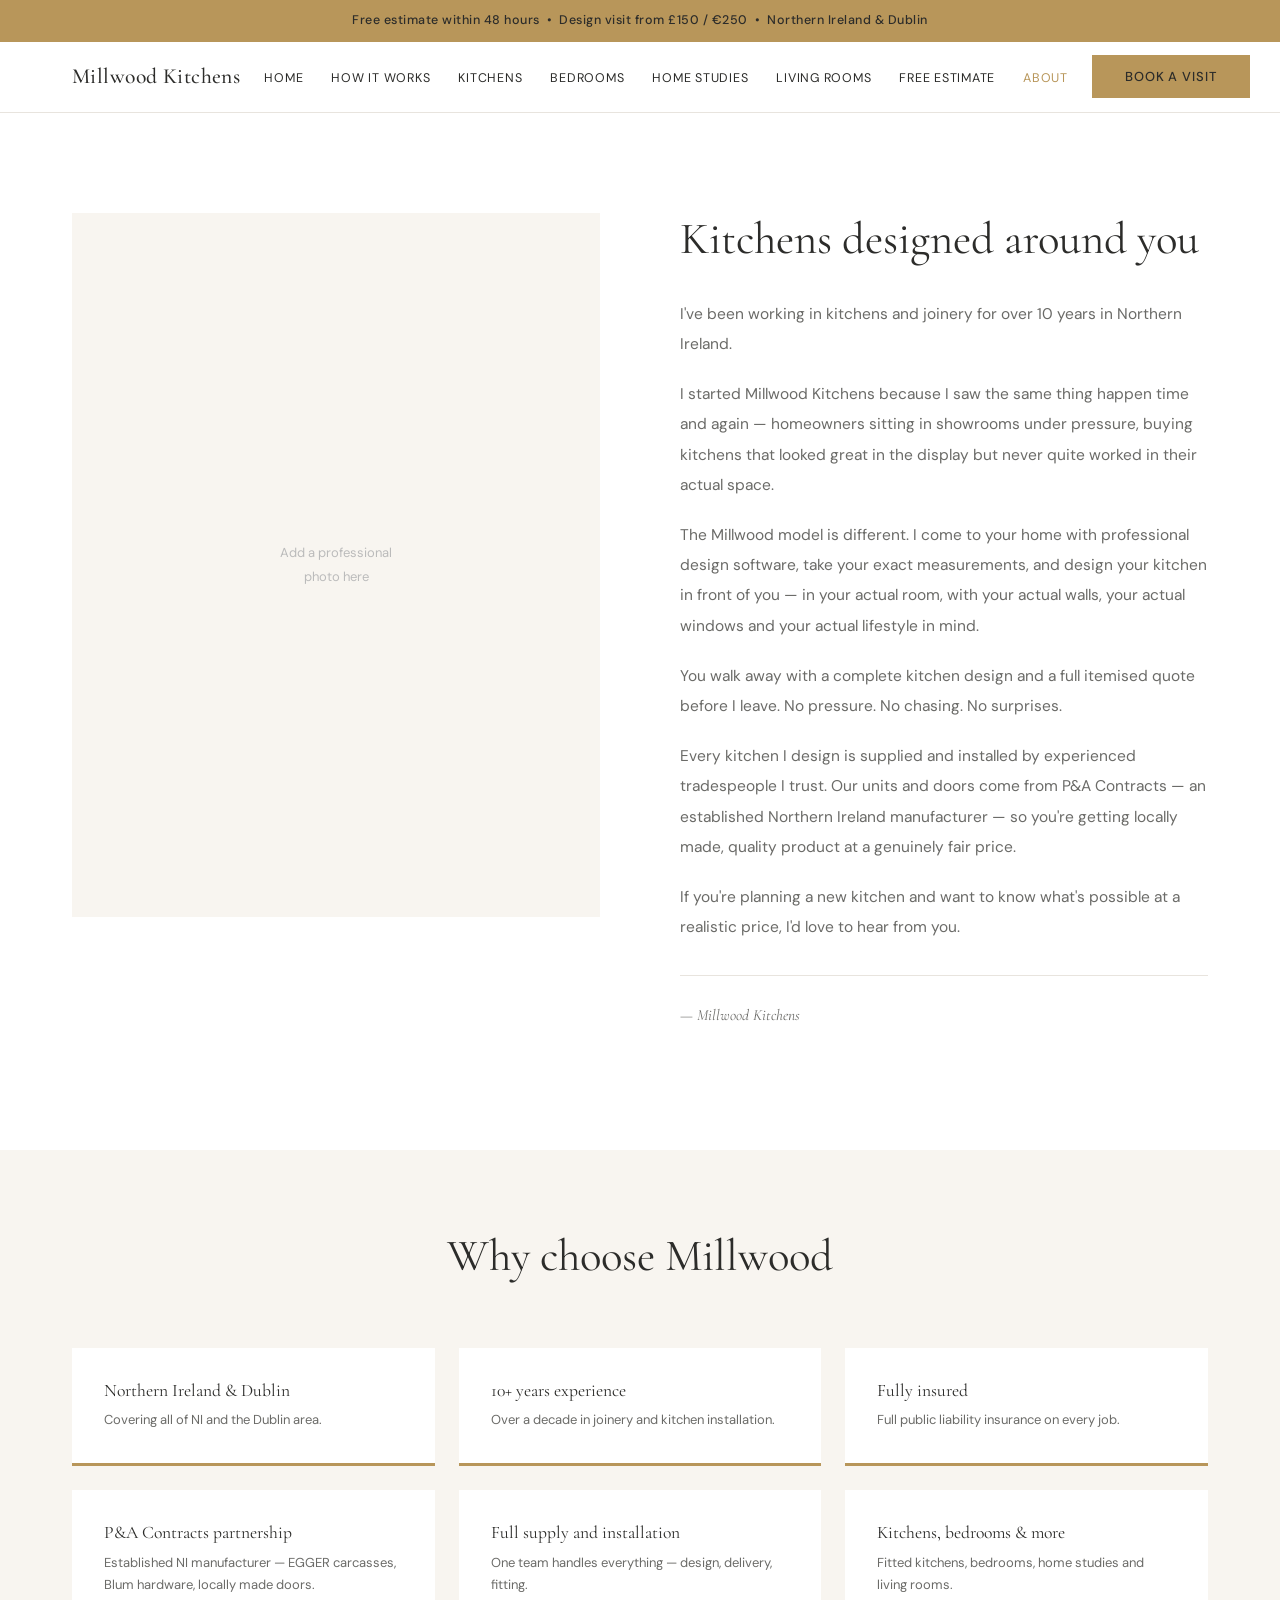
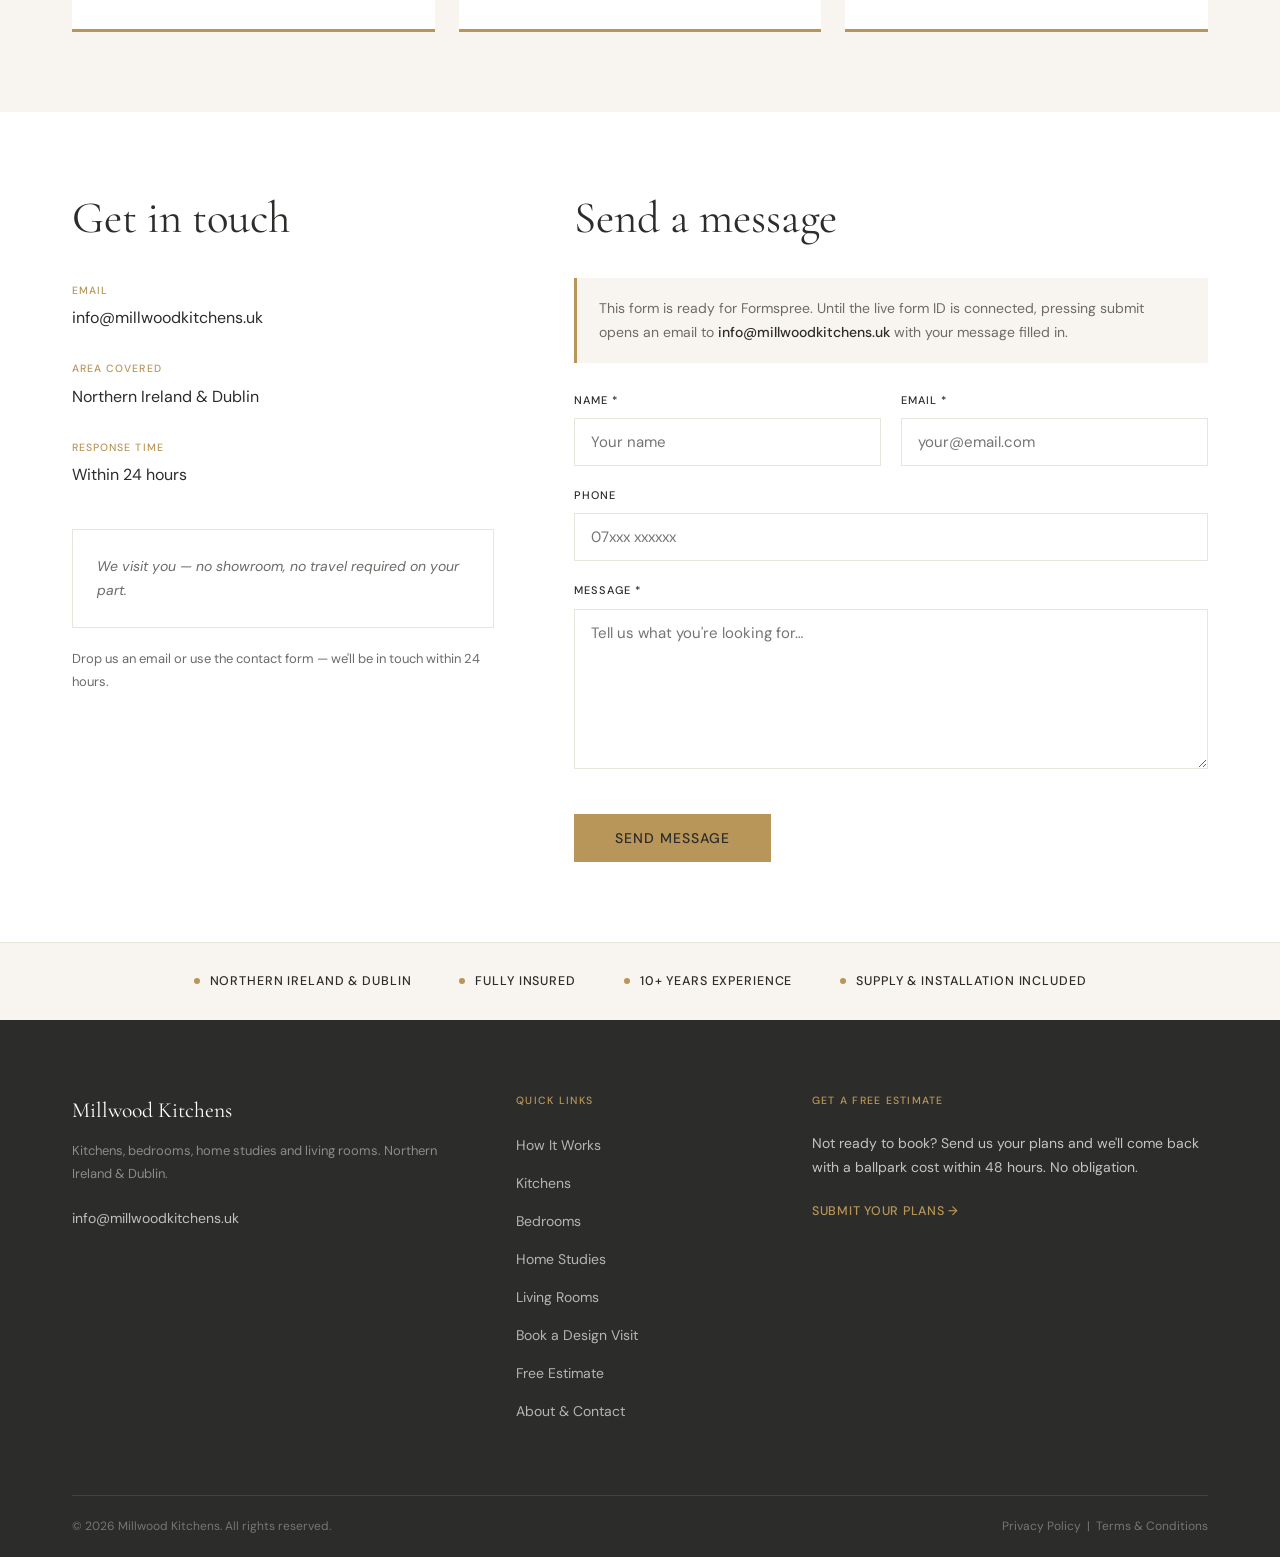
<file: about-contact.html>
<!DOCTYPE html>
<html lang="en">
<head>
  <meta charset="UTF-8" />
  <meta name="viewport" content="width=device-width, initial-scale=1.0" />
  <link rel="canonical" href="https://millwoodkitchens.uk/about-contact.html" />
  <title>About Millwood Kitchens | Northern Ireland</title>
  <meta name="description" content="Millwood Kitchens — mobile kitchen design, supply and installation across Northern Ireland. In partnership with P&A Contracts." />
  <meta property="og:type" content="website" />
  <meta property="og:site_name" content="Millwood Kitchens" />
  <meta property="og:title" content="About Millwood Kitchens | Northern Ireland" />
  <meta property="og:description" content="Mobile kitchen design, supply and full installation across Northern Ireland. No showroom. No pressure." />
  <meta property="og:image" content="https://images.unsplash.com/photo-1639405069836-f82aa6dcb900?w=1200&q=80" />
  <link rel="preconnect" href="https://fonts.googleapis.com" />
  <link rel="preconnect" href="https://fonts.gstatic.com" crossorigin />
  <link rel="preconnect" href="https://images.unsplash.com" />
  <link rel="icon" type="image/svg+xml" href="favicon.svg" />
  <link rel="stylesheet" href="css/style.css" />
</head>
<body>
<a class="skip-link" href="#main-content">Skip to content</a>

<div class="announcement-bar">
  Free estimate within 48 hours &nbsp;&bull;&nbsp; Design visit from £150 / €250 &nbsp;&bull;&nbsp; Northern Ireland &amp; Dublin
</div>

<header class="site-header">
  <div class="header-inner">
    <a href="index.html" class="site-logo">Millwood Kitchens</a>
    <nav>
      <ul class="site-nav">
        <li><a href="index.html">Home</a></li>
        <li><a href="how-it-works.html">How It Works</a></li>
        <li><a href="our-kitchens.html">Kitchens</a></li>
        <li><a href="bedrooms.html">Bedrooms</a></li>
        <li><a href="home-studies.html">Home Studies</a></li>
        <li><a href="living-rooms.html">Living Rooms</a></li>
        <li><a href="free-estimate.html">Free Estimate</a></li>
        <li><a href="about-contact.html" class="active">About</a></li>
      </ul>
    </nav>
    <div class="header-cta">
      <a href="book-a-design-visit.html" class="btn btn-primary">Book a Visit</a>
      <button class="mobile-menu-btn" aria-label="Open menu" aria-expanded="false" id="menuBtn" onclick="toggleNav()">
        <svg width="22" height="16" viewBox="0 0 22 16" fill="none"><path d="M0 1h22M0 8h22M0 15h22" stroke="currentColor" stroke-width="1.8" stroke-linecap="round"/></svg>
      </button>
    </div>
  </div>
  <div class="mobile-nav" id="mobileNav">
    <ul>
      <li><a href="index.html">Home</a></li>
      <li><a href="how-it-works.html">How It Works</a></li>
      <li><a href="our-kitchens.html">Kitchens</a></li>
      <li><a href="bedrooms.html">Bedrooms</a></li>
      <li><a href="home-studies.html">Home Studies</a></li>
      <li><a href="living-rooms.html">Living Rooms</a></li>
      <li><a href="book-a-design-visit.html">Book a Visit</a></li>
      <li><a href="free-estimate.html">Free Estimate</a></li>
      <li><a href="about-contact.html">About</a></li>
    </ul>
    <a href="book-a-design-visit.html" class="btn btn-primary mobile-book-btn">Book a Design Visit</a>
  </div>
</header>

<!-- About -->
<section id="main-content" tabindex="-1" class="about-section">
  <div class="container">
    <div class="about-inner">
      <div class="about-photo">
        <div class="photo-placeholder">
          <p>Add a professional<br>photo here</p>
        </div>
      </div>
      <div class="about-text">
        <h1>Kitchens designed around you</h1>
        <p>I've been working in kitchens and joinery for over 10 years in Northern Ireland.</p>
        <p>I started Millwood Kitchens because I saw the same thing happen time and again — homeowners sitting in showrooms under pressure, buying kitchens that looked great in the display but never quite worked in their actual space.</p>
        <p>The Millwood model is different. I come to your home with professional design software, take your exact measurements, and design your kitchen in front of you — in your actual room, with your actual walls, your actual windows and your actual lifestyle in mind.</p>
        <p>You walk away with a complete kitchen design and a full itemised quote before I leave. No pressure. No chasing. No surprises.</p>
        <p>Every kitchen I design is supplied and installed by experienced tradespeople I trust. Our units and doors come from P&amp;A Contracts — an established Northern Ireland manufacturer — so you're getting locally made, quality product at a genuinely fair price.</p>
        <p>If you're planning a new kitchen and want to know what's possible at a realistic price, I'd love to hear from you.</p>
        <p class="signature">— Millwood Kitchens</p>
      </div>
    </div>
  </div>
</section>

<!-- Credentials -->
<section class="credentials-section">
  <div class="container">
    <div class="section-header">
      <h2>Why choose Millwood</h2>
    </div>
    <div class="credentials-grid">
      <div class="credential-item">
        <h4>Northern Ireland &amp; Dublin</h4>
        <p>Covering all of NI and the Dublin area.</p>
      </div>
      <div class="credential-item">
        <h4>10+ years experience</h4>
        <p>Over a decade in joinery and kitchen installation.</p>
      </div>
      <div class="credential-item">
        <h4>Fully insured</h4>
        <p>Full public liability insurance on every job.</p>
      </div>
      <div class="credential-item">
        <h4>P&amp;A Contracts partnership</h4>
        <p>Established NI manufacturer — EGGER carcasses, Blum hardware, locally made doors.</p>
      </div>
      <div class="credential-item">
        <h4>Full supply and installation</h4>
        <p>One team handles everything — design, delivery, fitting.</p>
      </div>
      <div class="credential-item">
        <h4>Kitchens, bedrooms &amp; more</h4>
        <p>Fitted kitchens, bedrooms, home studies and living rooms.</p>
      </div>
    </div>
  </div>
</section>

<!-- Contact -->
<section class="contact-section">
  <div class="container">
    <div class="contact-grid">

      <div class="contact-details">
        <h2>Get in touch</h2>

        <div class="contact-detail-item">
          <p class="contact-label">Email</p>
          <p class="contact-value"><a href="mailto:info@millwoodkitchens.uk" style="color:inherit; text-decoration:none;">info@millwoodkitchens.uk</a></p>
        </div>

        <div class="contact-detail-item">
          <p class="contact-label">Area covered</p>
          <p class="contact-value">Northern Ireland &amp; Dublin</p>
        </div>

        <div class="contact-detail-item">
          <p class="contact-label">Response time</p>
          <p class="contact-value">Within 24 hours</p>
        </div>

        <div class="no-showroom">
          We visit you — no showroom, no travel required on your part.
        </div>

        <p style="font-size:13px; color:var(--muted); margin-top:20px;">Drop us an email or use the contact form — we'll be in touch within 24 hours.</p>
      </div>

      <div>
        <h2 style="margin-bottom:32px;">Send a message</h2>
        <form class="estimate-form" action="https://formspree.io/f/CONTACT_FORM_ID" method="POST">
          <p class="form-fallback">This form is ready for Formspree. Until the live form ID is connected, pressing submit opens an email to <a href="mailto:info@millwoodkitchens.uk">info@millwoodkitchens.uk</a> with your message filled in.</p>
          <input type="hidden" name="_subject" value="New contact message — Millwood Kitchens" />
          <input type="hidden" name="_next" value="thanks.html" />

          <div class="form-row">
            <div class="form-group">
              <label for="contact-name">Name *</label>
              <input type="text" id="contact-name" name="name" required placeholder="Your name" />
            </div>
            <div class="form-group">
              <label for="contact-email">Email *</label>
              <input type="email" id="contact-email" name="email" required placeholder="your@email.com" />
            </div>
          </div>

          <div class="form-group">
            <label for="contact-phone">Phone</label>
            <input type="tel" id="contact-phone" name="phone" placeholder="07xxx xxxxxx" />
          </div>

          <div class="form-group">
            <label for="contact-message">Message *</label>
            <textarea id="contact-message" name="message" style="height:160px;" required placeholder="Tell us what you're looking for…"></textarea>
          </div>

          <div class="form-submit">
            <button type="submit" class="btn btn-primary" style="font-size:14px; padding:16px 40px;">Send Message</button>
          </div>
        </form>
      </div>

    </div>
  </div>
</section>

<div class="trust-bar">
  <div class="trust-bar-inner">
    <span class="trust-bar-item">Northern Ireland &amp; Dublin</span>
    <span class="trust-bar-item">Fully insured</span>
    <span class="trust-bar-item">10+ years experience</span>
    <span class="trust-bar-item">Supply &amp; installation included</span>
  </div>
</div>

<footer class="site-footer">
  <div class="container">
    <div class="footer-grid">
      <div>
        <a href="index.html" class="footer-logo">Millwood Kitchens</a>
        <p class="footer-tagline">Kitchens, bedrooms, home studies and living rooms. Northern Ireland &amp; Dublin.</p>
        <div class="footer-contact">
          <span style="display:block; font-size:14px; color:rgba(255,255,255,0.7); margin-bottom:4px;"><a href="mailto:info@millwoodkitchens.uk" style="color:inherit; text-decoration:none;">info@millwoodkitchens.uk</a></span>
        </div>
      </div>
      <div>
        <p class="footer-heading">Quick Links</p>
        <ul class="footer-nav">
          <li><a href="how-it-works.html">How It Works</a></li>
          <li><a href="our-kitchens.html">Kitchens</a></li>
          <li><a href="bedrooms.html">Bedrooms</a></li>
          <li><a href="home-studies.html">Home Studies</a></li>
          <li><a href="living-rooms.html">Living Rooms</a></li>
          <li><a href="book-a-design-visit.html">Book a Design Visit</a></li>
          <li><a href="free-estimate.html">Free Estimate</a></li>
          <li><a href="about-contact.html">About &amp; Contact</a></li>
        </ul>
      </div>
      <div>
        <p class="footer-heading">Get a free estimate</p>
        <p style="font-size:14px; color:rgba(255,255,255,0.72); line-height:1.75; margin-bottom:16px;">Not ready to book? Send us your plans and we'll come back with a ballpark cost within 48 hours. No obligation.</p>
        <a href="free-estimate.html" style="color:#B8965A; font-size:12.5px; font-weight:500; text-transform:uppercase; letter-spacing:0.06em;">Submit your plans →</a>
      </div>
    </div>
    <div class="footer-bottom">
      <span>© 2026 Millwood Kitchens. All rights reserved.</span>
      <span><a href="privacy-policy.html">Privacy Policy</a> &nbsp;|&nbsp; <a href="terms.html">Terms &amp; Conditions</a></span>
    </div>
  </div>
</footer>

<script src="js/nav.js"></script>
</body>
</html>
</file>
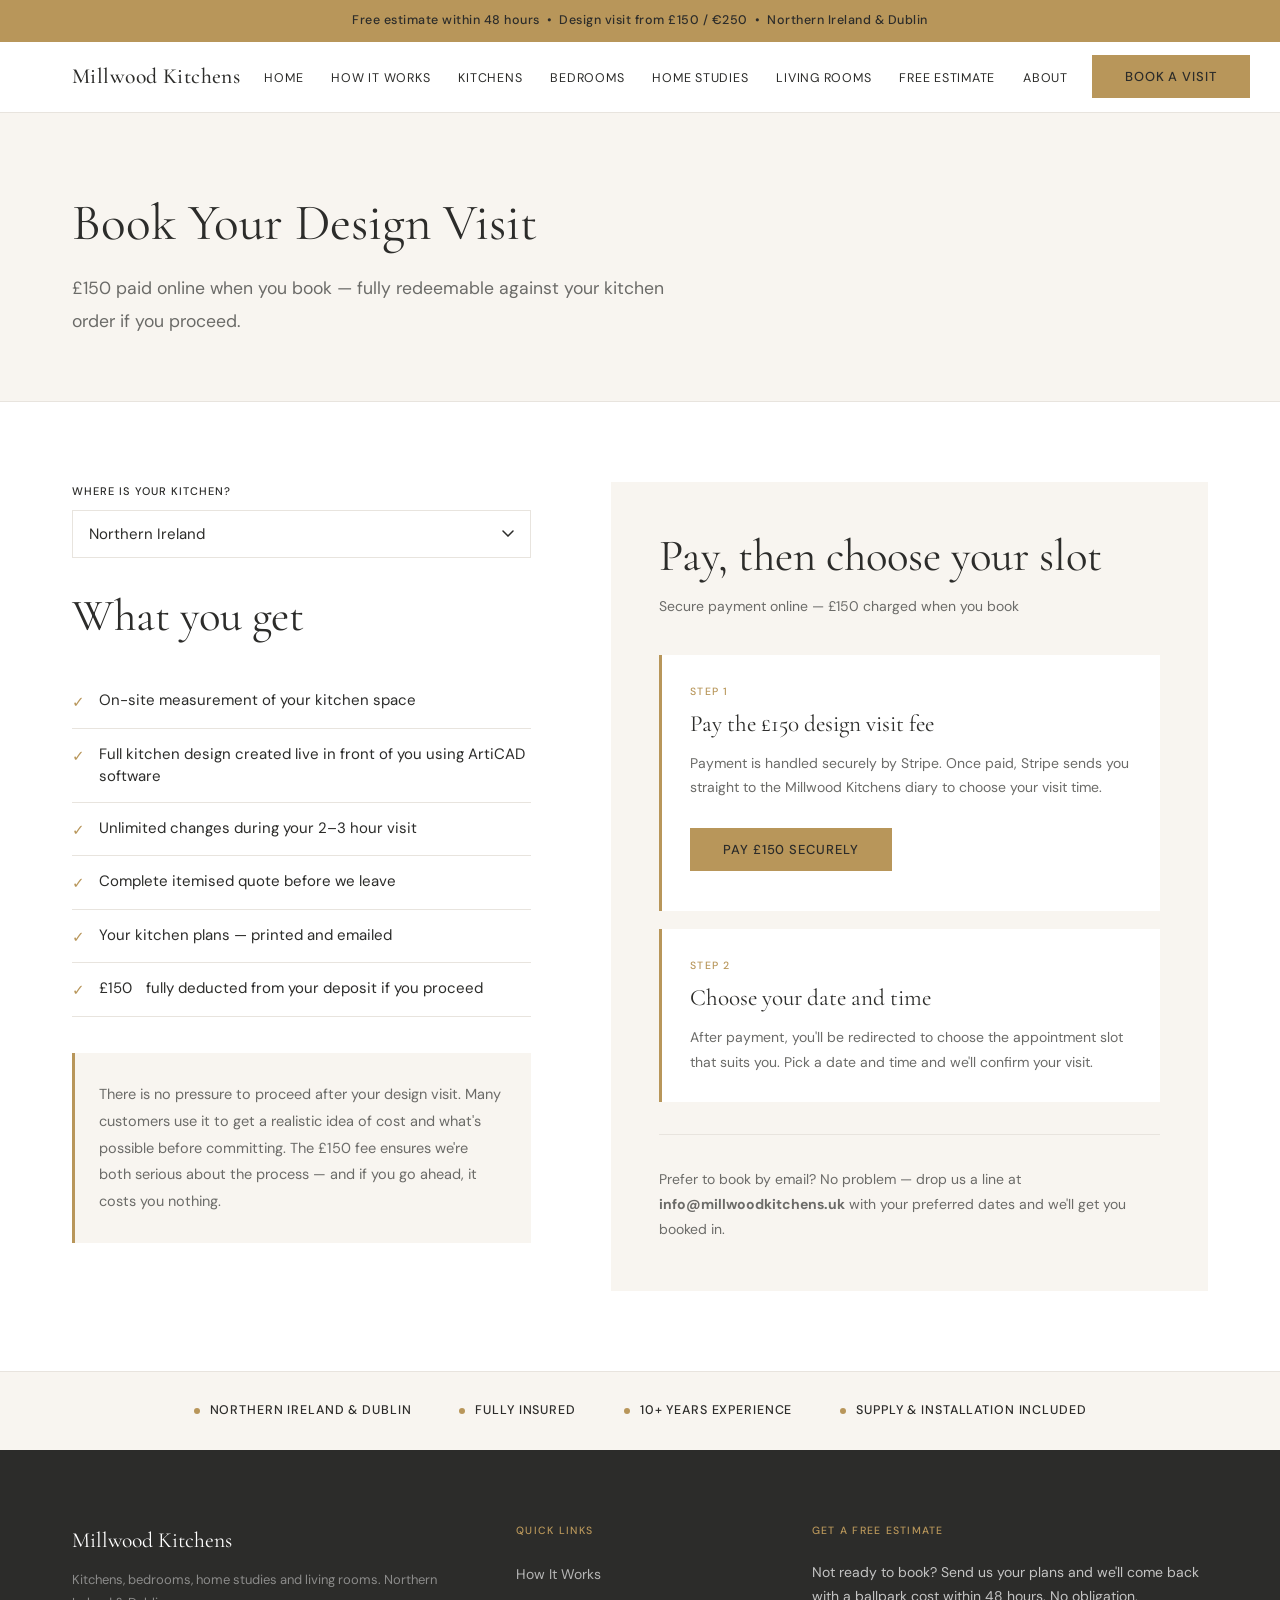
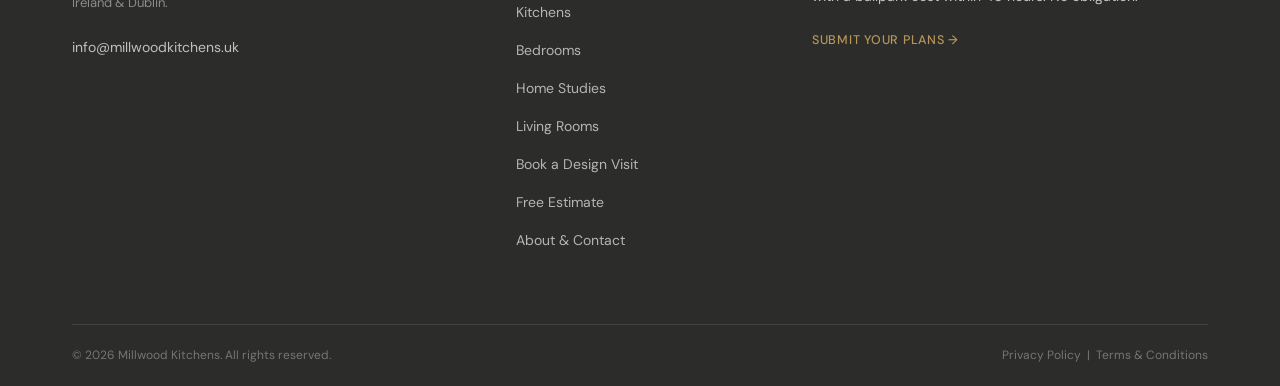
<file: book-a-design-visit.html>
<!DOCTYPE html>
<html lang="en">
<head>
  <meta charset="UTF-8" />
  <meta name="viewport" content="width=device-width, initial-scale=1.0" />
  <link rel="canonical" href="https://millwoodkitchens.uk/book-a-design-visit.html" />
  <title>Book a Kitchen Design Visit | £150 | Millwood Kitchens NI</title>
  <meta name="description" content="Book your in-home kitchen design visit with Millwood Kitchens. £150 paid online — fully redeemable against your kitchen order." />
  <meta property="og:type" content="website" />
  <meta property="og:site_name" content="Millwood Kitchens" />
  <meta property="og:title" content="Book a Kitchen Design Visit | £150 | Millwood Kitchens NI" />
  <meta property="og:description" content="£150 paid online when you book. Darren visits your home, designs your kitchen live and gives you a full quote before he leaves." />
  <meta property="og:image" content="https://images.unsplash.com/photo-1639405069836-f82aa6dcb900?w=1200&q=80" />
  <link rel="preconnect" href="https://fonts.googleapis.com" />
  <link rel="preconnect" href="https://fonts.gstatic.com" crossorigin />
  <link rel="preconnect" href="https://images.unsplash.com" />
  <link rel="icon" type="image/svg+xml" href="favicon.svg" />
  <link rel="stylesheet" href="css/style.css" />
</head>
<body>
<a class="skip-link" href="#main-content">Skip to content</a>

<div class="announcement-bar">
  Free estimate within 48 hours &nbsp;&bull;&nbsp; Design visit from £150 / €250 &nbsp;&bull;&nbsp; Northern Ireland &amp; Dublin
</div>

<header class="site-header">
  <div class="header-inner">
    <a href="index.html" class="site-logo">Millwood Kitchens</a>
    <nav>
      <ul class="site-nav">
        <li><a href="index.html">Home</a></li>
        <li><a href="how-it-works.html">How It Works</a></li>
        <li><a href="our-kitchens.html">Kitchens</a></li>
        <li><a href="bedrooms.html">Bedrooms</a></li>
        <li><a href="home-studies.html">Home Studies</a></li>
        <li><a href="living-rooms.html">Living Rooms</a></li>
        <li><a href="free-estimate.html">Free Estimate</a></li>
        <li><a href="about-contact.html">About</a></li>
      </ul>
    </nav>
    <div class="header-cta">
      <a href="book-a-design-visit.html" class="btn btn-primary">Book a Visit</a>
      <button class="mobile-menu-btn" aria-label="Open menu" aria-expanded="false" id="menuBtn" onclick="toggleNav()">
        <svg width="22" height="16" viewBox="0 0 22 16" fill="none"><path d="M0 1h22M0 8h22M0 15h22" stroke="currentColor" stroke-width="1.8" stroke-linecap="round"/></svg>
      </button>
    </div>
  </div>
  <div class="mobile-nav" id="mobileNav">
    <ul>
      <li><a href="index.html">Home</a></li>
      <li><a href="how-it-works.html">How It Works</a></li>
      <li><a href="our-kitchens.html">Kitchens</a></li>
      <li><a href="bedrooms.html">Bedrooms</a></li>
      <li><a href="home-studies.html">Home Studies</a></li>
      <li><a href="living-rooms.html">Living Rooms</a></li>
      <li><a href="book-a-design-visit.html">Book a Visit</a></li>
      <li><a href="free-estimate.html">Free Estimate</a></li>
      <li><a href="about-contact.html">About</a></li>
    </ul>
    <a href="book-a-design-visit.html" class="btn btn-primary mobile-book-btn">Book a Design Visit</a>
  </div>
</header>

<section id="main-content" tabindex="-1" class="page-hero">
  <div class="container">
    <h1>Book Your Design Visit</h1>
    <p><span class="price-display" data-ni="£150" data-roi="€250">£150</span> paid online when you book — fully redeemable against your kitchen order if you proceed.</p>
  </div>
</section>

<section class="booking-page">
  <div class="container">
    <div class="booking-grid">

      <div class="what-you-get">
        <div class="form-group" style="margin-bottom:32px;">
          <label for="location-select">Where is your kitchen?</label>
          <select id="location-select" onchange="updateBookingPrice(this.value)">
            <option value="ni">Northern Ireland</option>
            <option value="roi">Republic of Ireland</option>
          </select>
        </div>

        <h2>What you get</h2>
        <ul class="benefit-list">
          <li>On-site measurement of your kitchen space</li>
          <li>Full kitchen design created live in front of you using ArtiCAD software</li>
          <li>Unlimited changes during your 2–3 hour visit</li>
          <li>Complete itemised quote before we leave</li>
          <li>Your kitchen plans — printed and emailed</li>
          <li><span class="price-display" data-ni="£150" data-roi="€250">£150</span> fully deducted from your deposit if you proceed</li>
        </ul>
        <div class="reassurance-box">
          <p>There is no pressure to proceed after your design visit. Many customers use it to get a realistic idea of cost and what's possible before committing. The <span class="price-display" data-ni="£150" data-roi="€250">£150</span> fee ensures we're both serious about the process — and if you go ahead, it costs you nothing.</p>
        </div>
      </div>

      <div class="booking-panel">
        <h2>Pay, then choose your slot</h2>
        <p class="subtitle">Secure payment online — <span class="price-display" data-ni="£150" data-roi="€250">£150</span> charged when you book</p>

        <div class="booking-flow">
          <div class="booking-step-card">
            <span class="booking-step-label">Step 1</span>
            <h3>Pay the <span class="price-display" data-ni="£150" data-roi="€250">£150</span> design visit fee</h3>
            <p>Payment is handled securely by Stripe. Once paid, Stripe sends you straight to the Millwood Kitchens diary to choose your visit time.</p>
            <a class="btn btn-primary booking-payment-link" href="https://buy.stripe.com/3cIaERebU2nWapRgfZ9IQ00">Pay <span class="price-display" data-ni="£150" data-roi="€250">£150</span> Securely</a>
          </div>

          <div class="booking-step-card">
            <span class="booking-step-label">Step 2</span>
            <h3>Choose your date and time</h3>
            <p>After payment, you'll be redirected to choose the appointment slot that suits you. Pick a date and time and we'll confirm your visit.</p>
          </div>
        </div>

        <div class="below-booking">
          <p>Prefer to book by email? No problem — drop us a line at <strong><a href="mailto:info@millwoodkitchens.uk?subject=Design%20visit%20booking%20request" style="color:inherit;">info@millwoodkitchens.uk</a></strong> with your preferred dates and we'll get you booked in.</p>
        </div>
      </div>

    </div>
  </div>
</section>

<script>
function updateBookingPrice(region) {
  var els = document.querySelectorAll('.price-display');
  for (var i = 0; i < els.length; i++) {
    els[i].textContent = region === 'roi' ? els[i].getAttribute('data-roi') : els[i].getAttribute('data-ni');
  }
}
</script>

<div class="trust-bar">
  <div class="trust-bar-inner">
    <span class="trust-bar-item">Northern Ireland &amp; Dublin</span>
    <span class="trust-bar-item">Fully insured</span>
    <span class="trust-bar-item">10+ years experience</span>
    <span class="trust-bar-item">Supply &amp; installation included</span>
  </div>
</div>

<footer class="site-footer">
  <div class="container">
    <div class="footer-grid">
      <div>
        <a href="index.html" class="footer-logo">Millwood Kitchens</a>
        <p class="footer-tagline">Kitchens, bedrooms, home studies and living rooms. Northern Ireland &amp; Dublin.</p>
        <div class="footer-contact">
          <span style="display:block; font-size:14px; color:rgba(255,255,255,0.7); margin-bottom:4px;"><a href="mailto:info@millwoodkitchens.uk" style="color:inherit; text-decoration:none;">info@millwoodkitchens.uk</a></span>
        </div>
      </div>
      <div>
        <p class="footer-heading">Quick Links</p>
        <ul class="footer-nav">
          <li><a href="how-it-works.html">How It Works</a></li>
          <li><a href="our-kitchens.html">Kitchens</a></li>
          <li><a href="bedrooms.html">Bedrooms</a></li>
          <li><a href="home-studies.html">Home Studies</a></li>
          <li><a href="living-rooms.html">Living Rooms</a></li>
          <li><a href="book-a-design-visit.html">Book a Design Visit</a></li>
          <li><a href="free-estimate.html">Free Estimate</a></li>
          <li><a href="about-contact.html">About &amp; Contact</a></li>
        </ul>
      </div>
      <div>
        <p class="footer-heading">Get a free estimate</p>
        <p style="font-size:14px; color:rgba(255,255,255,0.72); line-height:1.75; margin-bottom:16px;">Not ready to book? Send us your plans and we'll come back with a ballpark cost within 48 hours. No obligation.</p>
        <a href="free-estimate.html" style="color:#B8965A; font-size:12.5px; font-weight:500; text-transform:uppercase; letter-spacing:0.06em;">Submit your plans →</a>
      </div>
    </div>
    <div class="footer-bottom">
      <span>© 2026 Millwood Kitchens. All rights reserved.</span>
      <span><a href="privacy-policy.html">Privacy Policy</a> &nbsp;|&nbsp; <a href="terms.html">Terms &amp; Conditions</a></span>
    </div>
  </div>
</footer>

<script src="js/nav.js"></script>
</body>
</html>
</file>
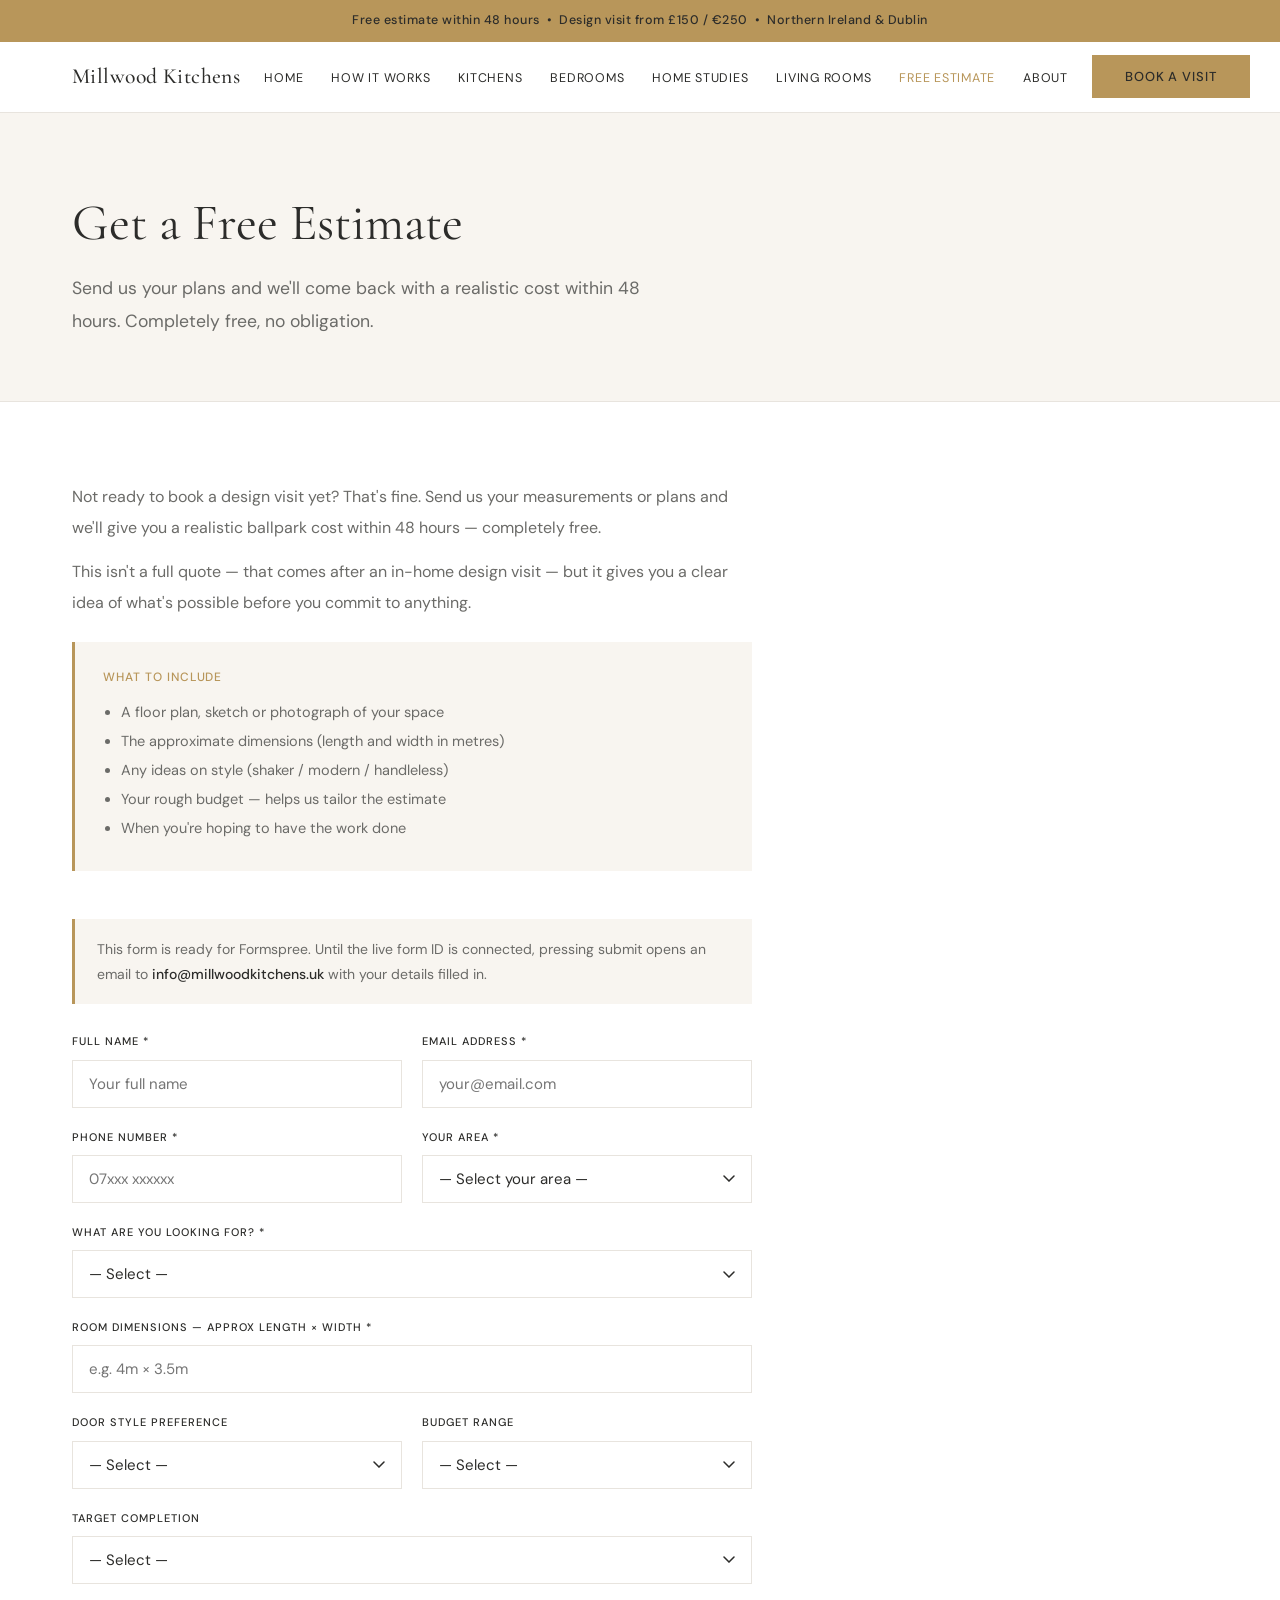
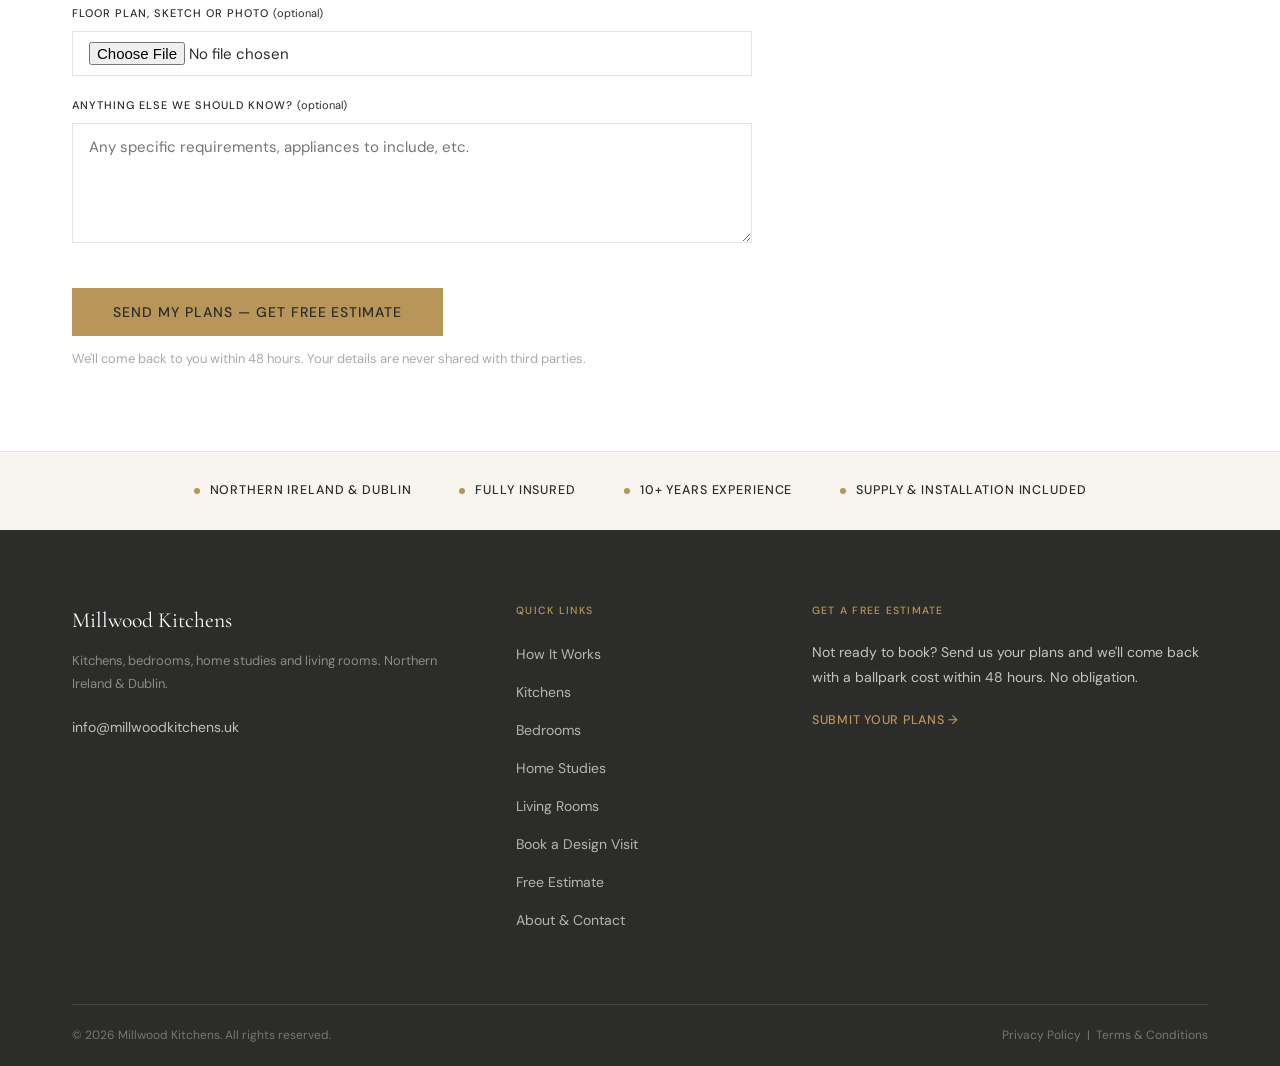
<file: free-estimate.html>
<!DOCTYPE html>
<html lang="en">
<head>
  <meta charset="UTF-8" />
  <meta name="viewport" content="width=device-width, initial-scale=1.0" />
  <link rel="canonical" href="https://millwoodkitchens.uk/free-estimate.html" />
  <title>Free Kitchen Estimate | Submit Your Plans | Millwood Kitchens</title>
  <meta name="description" content="Send us your kitchen plans or measurements and we'll come back with a realistic cost within 48 hours. Free, no obligation." />
  <meta property="og:type" content="website" />
  <meta property="og:site_name" content="Millwood Kitchens" />
  <meta property="og:title" content="Free Kitchen Estimate | Millwood Kitchens NI" />
  <meta property="og:description" content="Send us your plans and get a realistic cost back within 48 hours. Completely free, no obligation." />
  <meta property="og:image" content="https://images.unsplash.com/photo-1639405069836-f82aa6dcb900?w=1200&q=80" />
  <link rel="preconnect" href="https://fonts.googleapis.com" />
  <link rel="preconnect" href="https://fonts.gstatic.com" crossorigin />
  <link rel="preconnect" href="https://images.unsplash.com" />
  <link rel="icon" type="image/svg+xml" href="favicon.svg" />
  <link rel="stylesheet" href="css/style.css" />
</head>
<body>
<a class="skip-link" href="#main-content">Skip to content</a>

<div class="announcement-bar">
  Free estimate within 48 hours &nbsp;&bull;&nbsp; Design visit from £150 / €250 &nbsp;&bull;&nbsp; Northern Ireland &amp; Dublin
</div>

<header class="site-header">
  <div class="header-inner">
    <a href="index.html" class="site-logo">Millwood Kitchens</a>
    <nav>
      <ul class="site-nav">
        <li><a href="index.html">Home</a></li>
        <li><a href="how-it-works.html">How It Works</a></li>
        <li><a href="our-kitchens.html">Kitchens</a></li>
        <li><a href="bedrooms.html">Bedrooms</a></li>
        <li><a href="home-studies.html">Home Studies</a></li>
        <li><a href="living-rooms.html">Living Rooms</a></li>
        <li><a href="free-estimate.html" class="active">Free Estimate</a></li>
        <li><a href="about-contact.html">About</a></li>
      </ul>
    </nav>
    <div class="header-cta">
      <a href="book-a-design-visit.html" class="btn btn-primary">Book a Visit</a>
      <button class="mobile-menu-btn" aria-label="Open menu" aria-expanded="false" id="menuBtn" onclick="toggleNav()">
        <svg width="22" height="16" viewBox="0 0 22 16" fill="none"><path d="M0 1h22M0 8h22M0 15h22" stroke="currentColor" stroke-width="1.8" stroke-linecap="round"/></svg>
      </button>
    </div>
  </div>
  <div class="mobile-nav" id="mobileNav">
    <ul>
      <li><a href="index.html">Home</a></li>
      <li><a href="how-it-works.html">How It Works</a></li>
      <li><a href="our-kitchens.html">Kitchens</a></li>
      <li><a href="bedrooms.html">Bedrooms</a></li>
      <li><a href="home-studies.html">Home Studies</a></li>
      <li><a href="living-rooms.html">Living Rooms</a></li>
      <li><a href="book-a-design-visit.html">Book a Visit</a></li>
      <li><a href="free-estimate.html">Free Estimate</a></li>
      <li><a href="about-contact.html">About</a></li>
    </ul>
    <a href="book-a-design-visit.html" class="btn btn-primary mobile-book-btn">Book a Design Visit</a>
  </div>
</header>

<section id="main-content" tabindex="-1" class="page-hero">
  <div class="container">
    <h1>Get a Free Estimate</h1>
    <p>Send us your plans and we'll come back with a realistic cost within 48 hours. Completely free, no obligation.</p>
  </div>
</section>

<section class="form-section">
  <div class="container">

    <div class="form-intro">
      <p>Not ready to book a design visit yet? That's fine. Send us your measurements or plans and we'll give you a realistic ballpark cost within 48 hours — completely free.</p>
      <p>This isn't a full quote — that comes after an in-home design visit — but it gives you a clear idea of what's possible before you commit to anything.</p>
      <div class="what-to-include">
        <h4>What to include</h4>
        <ul>
          <li>A floor plan, sketch or photograph of your space</li>
          <li>The approximate dimensions (length and width in metres)</li>
          <li>Any ideas on style (shaker / modern / handleless)</li>
          <li>Your rough budget — helps us tailor the estimate</li>
          <li>When you're hoping to have the work done</li>
        </ul>
      </div>
    </div>

    <form class="estimate-form" action="https://formspree.io/f/ESTIMATE_FORM_ID" method="POST" enctype="multipart/form-data">
      <p class="form-fallback">This form is ready for Formspree. Until the live form ID is connected, pressing submit opens an email to <a href="mailto:info@millwoodkitchens.uk">info@millwoodkitchens.uk</a> with your details filled in.</p>
      <input type="hidden" name="_subject" value="New free estimate request — Millwood Kitchens" />
      <input type="hidden" name="_next" value="thanks.html" />

      <div class="form-row">
        <div class="form-group">
          <label for="name">Full name *</label>
          <input type="text" id="name" name="name" required placeholder="Your full name" />
        </div>
        <div class="form-group">
          <label for="email">Email address *</label>
          <input type="email" id="email" name="email" required placeholder="your@email.com" />
        </div>
      </div>

      <div class="form-row">
        <div class="form-group">
          <label for="phone">Phone number *</label>
          <input type="tel" id="phone" name="phone" required placeholder="07xxx xxxxxx" />
        </div>
        <div class="form-group">
          <label for="area">Your area *</label>
          <select id="area" name="area" required>
            <option value="">— Select your area —</option>
            <optgroup label="Northern Ireland">
              <option>Antrim</option>
              <option>Armagh</option>
              <option>Ballymena</option>
              <option>Bangor</option>
              <option>Belfast</option>
              <option>Coleraine</option>
              <option>Cookstown</option>
              <option>Craigavon</option>
              <option>Derry / Londonderry</option>
              <option>Downpatrick</option>
              <option>Dungannon</option>
              <option>Enniskillen</option>
              <option>Larne</option>
              <option>Lisburn</option>
              <option>Magherafelt</option>
              <option>Newry</option>
              <option>Newtownabbey</option>
              <option>Omagh</option>
              <option>Strabane</option>
              <option>Other (Northern Ireland)</option>
            </optgroup>
            <optgroup label="Republic of Ireland">
              <option>Dublin — South</option>
              <option>Dublin — North</option>
              <option>Dublin — West</option>
              <option>Dublin — City Centre</option>
              <option>Wicklow</option>
              <option>Kildare</option>
              <option>Meath</option>
              <option>Louth</option>
              <option>Other (Republic of Ireland)</option>
            </optgroup>
          </select>
        </div>
      </div>

      <div class="form-group">
        <label for="service">What are you looking for? *</label>
        <select id="service" name="service" required>
          <option value="">— Select —</option>
          <option>Kitchen</option>
          <option>Bedroom</option>
          <option>Home Study</option>
          <option>Living Room</option>
          <option>Multiple rooms</option>
        </select>
      </div>

      <div class="form-group">
        <label for="dimensions">Room dimensions — approx length × width *</label>
        <input type="text" id="dimensions" name="dimensions" required placeholder="e.g. 4m × 3.5m" />
      </div>

      <div class="form-row">
        <div class="form-group">
          <label for="style">Door style preference</label>
          <select id="style" name="style">
            <option value="">— Select —</option>
            <option>Shaker</option>
            <option>Modern slab</option>
            <option>Handleless</option>
            <option>Not sure yet</option>
          </select>
        </div>
        <div class="form-group">
          <label for="budget">Budget range</label>
          <select id="budget" name="budget">
            <option value="">— Select —</option>
            <option>Under £5,000</option>
            <option>£5,000 – £8,000</option>
            <option>£8,000 – £12,000</option>
            <option>£12,000+</option>
            <option>Not sure yet</option>
          </select>
        </div>
      </div>

      <div class="form-group">
        <label for="timeline">Target completion</label>
        <select id="timeline" name="timeline">
          <option value="">— Select —</option>
          <option>Within 3 months</option>
          <option>3–6 months</option>
          <option>6–12 months</option>
          <option>Just planning for now</option>
        </select>
      </div>

      <div class="form-group">
        <label for="upload">Floor plan, sketch or photo <span style="font-weight:400;text-transform:none;letter-spacing:0;">(optional)</span></label>
        <input type="file" id="upload" name="upload" accept="image/*,.pdf" style="padding:10px 16px;" />
      </div>

      <div class="form-group">
        <label for="notes">Anything else we should know? <span style="font-weight:400;text-transform:none;letter-spacing:0;">(optional)</span></label>
        <textarea id="notes" name="notes" placeholder="Any specific requirements, appliances to include, etc."></textarea>
      </div>

      <div class="form-submit">
        <button type="submit" class="btn btn-primary" style="font-size:14px; padding:16px 40px;">Send My Plans — Get Free Estimate</button>
        <p class="form-note">We'll come back to you within 48 hours. Your details are never shared with third parties.</p>
      </div>
    </form>

  </div>
</section>

<div class="trust-bar">
  <div class="trust-bar-inner">
    <span class="trust-bar-item">Northern Ireland &amp; Dublin</span>
    <span class="trust-bar-item">Fully insured</span>
    <span class="trust-bar-item">10+ years experience</span>
    <span class="trust-bar-item">Supply &amp; installation included</span>
  </div>
</div>

<footer class="site-footer">
  <div class="container">
    <div class="footer-grid">
      <div>
        <a href="index.html" class="footer-logo">Millwood Kitchens</a>
        <p class="footer-tagline">Kitchens, bedrooms, home studies and living rooms. Northern Ireland &amp; Dublin.</p>
        <div class="footer-contact">
          <span style="display:block; font-size:14px; color:rgba(255,255,255,0.7); margin-bottom:4px;"><a href="mailto:info@millwoodkitchens.uk" style="color:inherit; text-decoration:none;">info@millwoodkitchens.uk</a></span>
        </div>
      </div>
      <div>
        <p class="footer-heading">Quick Links</p>
        <ul class="footer-nav">
          <li><a href="how-it-works.html">How It Works</a></li>
          <li><a href="our-kitchens.html">Kitchens</a></li>
          <li><a href="bedrooms.html">Bedrooms</a></li>
          <li><a href="home-studies.html">Home Studies</a></li>
          <li><a href="living-rooms.html">Living Rooms</a></li>
          <li><a href="book-a-design-visit.html">Book a Design Visit</a></li>
          <li><a href="free-estimate.html">Free Estimate</a></li>
          <li><a href="about-contact.html">About &amp; Contact</a></li>
        </ul>
      </div>
      <div>
        <p class="footer-heading">Get a free estimate</p>
        <p style="font-size:14px; color:rgba(255,255,255,0.72); line-height:1.75; margin-bottom:16px;">Not ready to book? Send us your plans and we'll come back with a ballpark cost within 48 hours. No obligation.</p>
        <a href="free-estimate.html" style="color:#B8965A; font-size:12.5px; font-weight:500; text-transform:uppercase; letter-spacing:0.06em;">Submit your plans →</a>
      </div>
    </div>
    <div class="footer-bottom">
      <span>© 2026 Millwood Kitchens. All rights reserved.</span>
      <span><a href="privacy-policy.html">Privacy Policy</a> &nbsp;|&nbsp; <a href="terms.html">Terms &amp; Conditions</a></span>
    </div>
  </div>
</footer>

<script src="js/nav.js"></script>
</body>
</html>
</file>
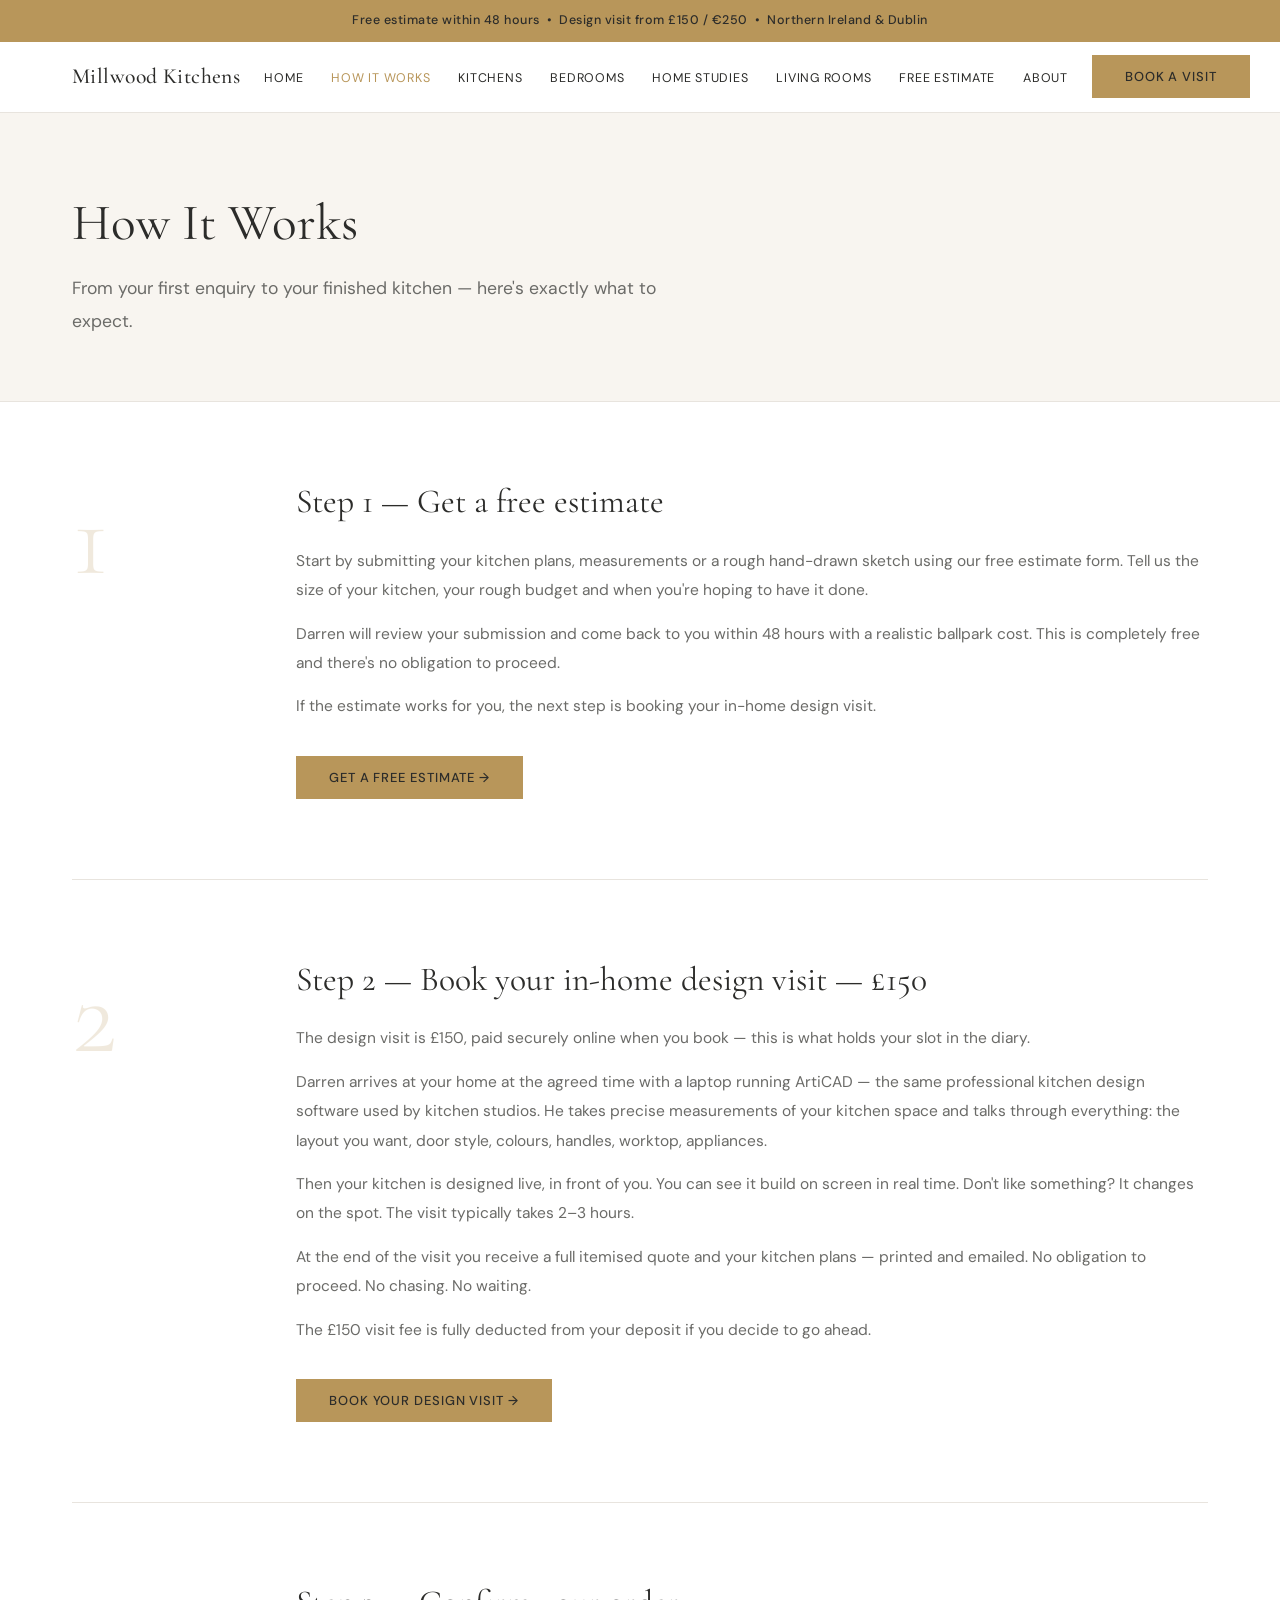
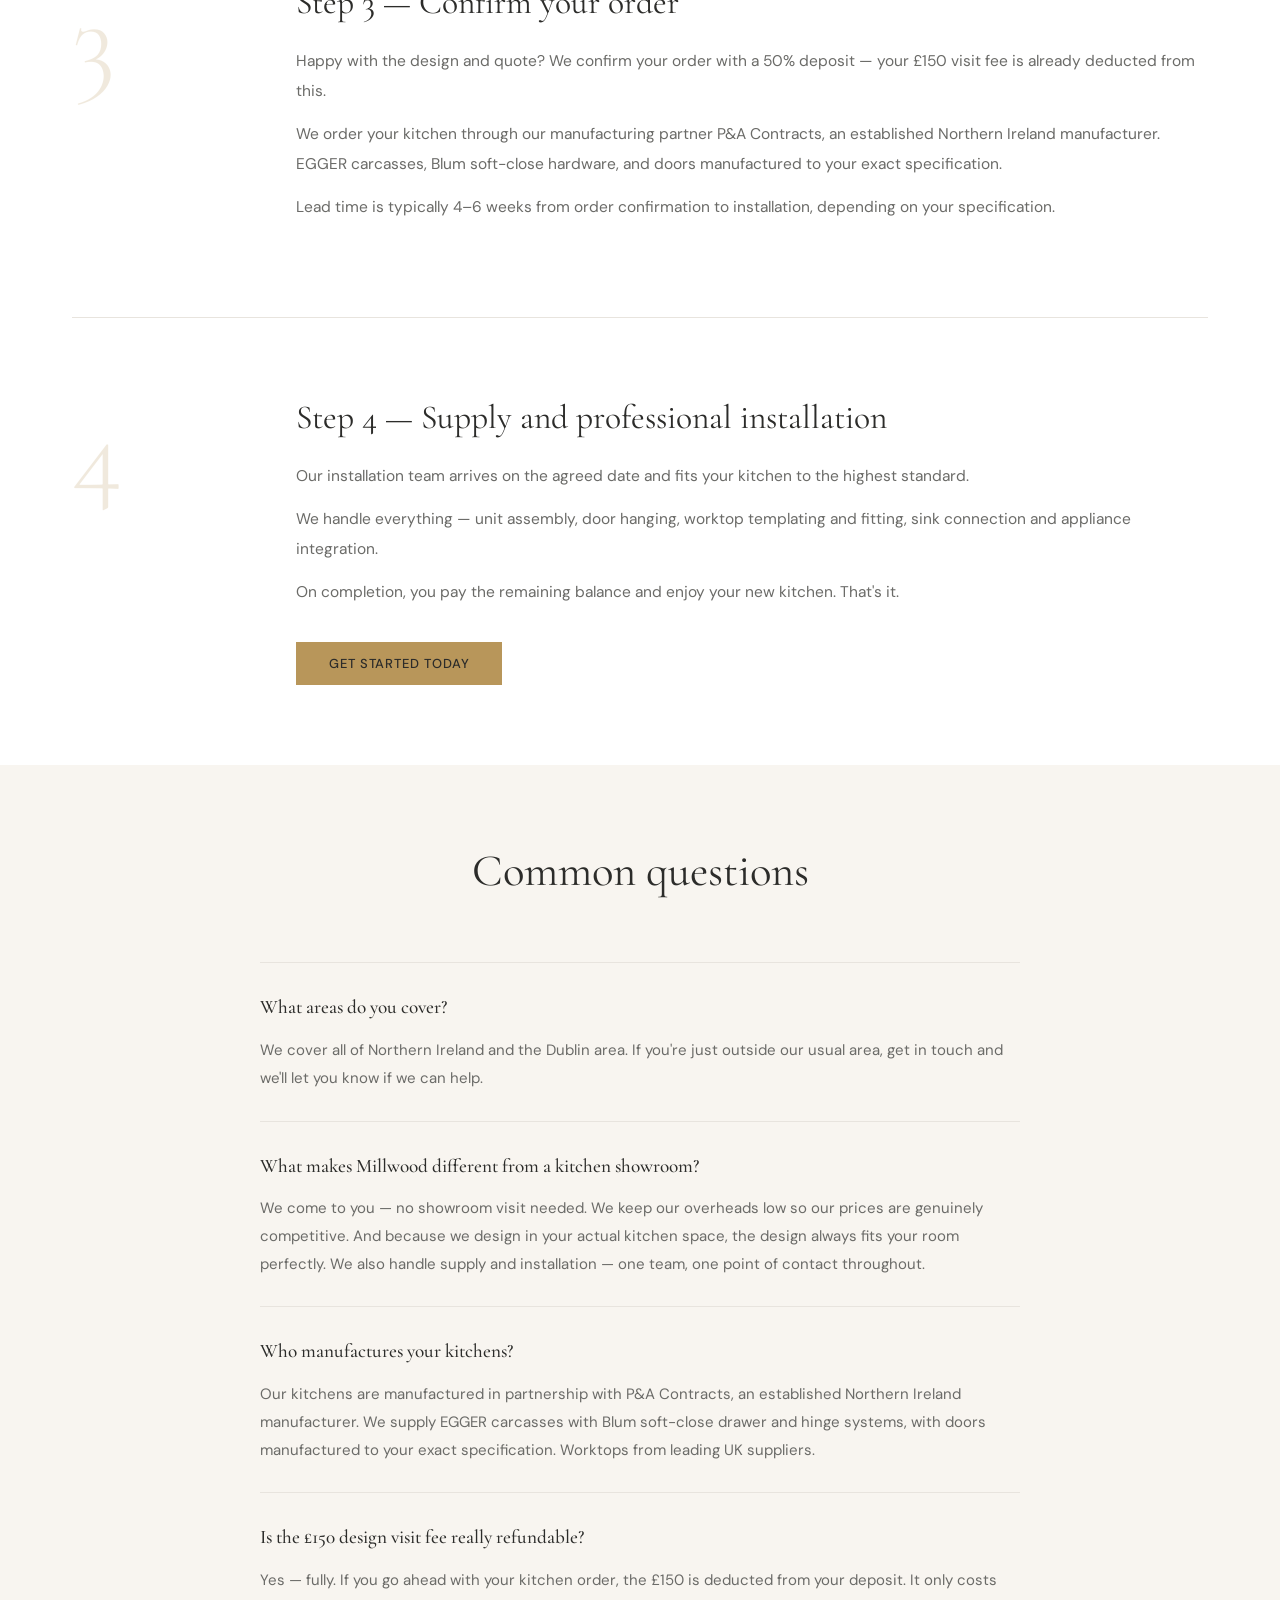
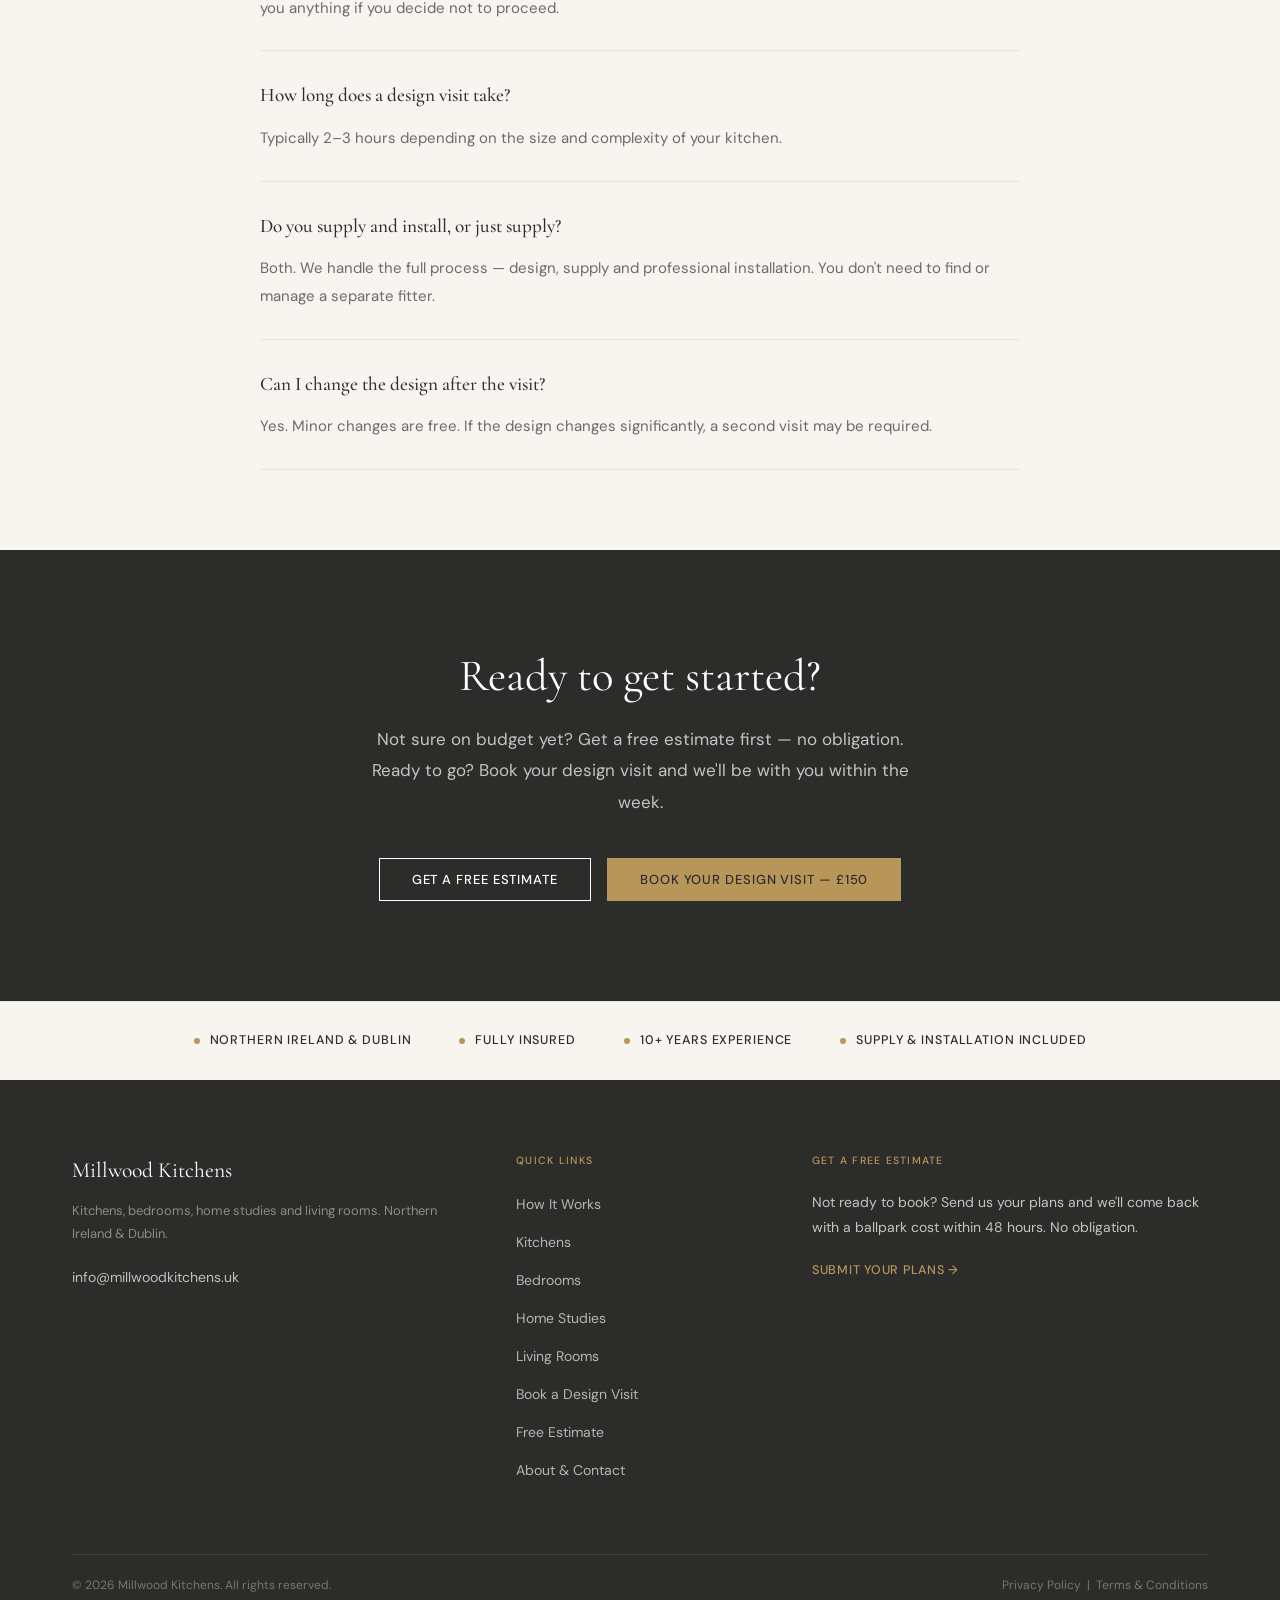
<file: how-it-works.html>
<!DOCTYPE html>
<html lang="en">
<head>
  <meta charset="UTF-8" />
  <meta name="viewport" content="width=device-width, initial-scale=1.0" />
  <link rel="canonical" href="https://millwoodkitchens.uk/how-it-works.html" />
  <title>How It Works | Millwood Kitchens Northern Ireland</title>
  <meta name="description" content="From your first enquiry to your finished kitchen — here's exactly what to expect with Millwood Kitchens." />
  <meta property="og:type" content="website" />
  <meta property="og:site_name" content="Millwood Kitchens" />
  <meta property="og:title" content="How It Works | Millwood Kitchens Northern Ireland" />
  <meta property="og:description" content="Free estimate within 48 hours, then a £150 in-home design visit. Full supply and installation included." />
  <meta property="og:image" content="https://images.unsplash.com/photo-1639405069836-f82aa6dcb900?w=1200&q=80" />
  <link rel="preconnect" href="https://fonts.googleapis.com" />
  <link rel="preconnect" href="https://fonts.gstatic.com" crossorigin />
  <link rel="preconnect" href="https://images.unsplash.com" />
  <link rel="icon" type="image/svg+xml" href="favicon.svg" />
  <link rel="stylesheet" href="css/style.css" />
</head>
<body>
<a class="skip-link" href="#main-content">Skip to content</a>

<div class="announcement-bar">
  Free estimate within 48 hours &nbsp;&bull;&nbsp; Design visit from £150 / €250 &nbsp;&bull;&nbsp; Northern Ireland &amp; Dublin
</div>

<header class="site-header">
  <div class="header-inner">
    <a href="index.html" class="site-logo">Millwood Kitchens</a>
    <nav>
      <ul class="site-nav">
        <li><a href="index.html">Home</a></li>
        <li><a href="how-it-works.html" class="active">How It Works</a></li>
        <li><a href="our-kitchens.html">Kitchens</a></li>
        <li><a href="bedrooms.html">Bedrooms</a></li>
        <li><a href="home-studies.html">Home Studies</a></li>
        <li><a href="living-rooms.html">Living Rooms</a></li>
        <li><a href="free-estimate.html">Free Estimate</a></li>
        <li><a href="about-contact.html">About</a></li>
      </ul>
    </nav>
    <div class="header-cta">
      <a href="book-a-design-visit.html" class="btn btn-primary">Book a Visit</a>
      <button class="mobile-menu-btn" aria-label="Open menu" aria-expanded="false" id="menuBtn" onclick="toggleNav()">
        <svg width="22" height="16" viewBox="0 0 22 16" fill="none"><path d="M0 1h22M0 8h22M0 15h22" stroke="currentColor" stroke-width="1.8" stroke-linecap="round"/></svg>
      </button>
    </div>
  </div>
  <div class="mobile-nav" id="mobileNav">
    <ul>
      <li><a href="index.html">Home</a></li>
      <li><a href="how-it-works.html">How It Works</a></li>
      <li><a href="our-kitchens.html">Kitchens</a></li>
      <li><a href="bedrooms.html">Bedrooms</a></li>
      <li><a href="home-studies.html">Home Studies</a></li>
      <li><a href="living-rooms.html">Living Rooms</a></li>
      <li><a href="book-a-design-visit.html">Book a Visit</a></li>
      <li><a href="free-estimate.html">Free Estimate</a></li>
      <li><a href="about-contact.html">About</a></li>
    </ul>
    <a href="book-a-design-visit.html" class="btn btn-primary mobile-book-btn">Book a Design Visit</a>
  </div>
</header>

<section id="main-content" tabindex="-1" class="page-hero">
  <div class="container">
    <h1>How It Works</h1>
    <p>From your first enquiry to your finished kitchen — here's exactly what to expect.</p>
  </div>
</section>

<div class="how-steps">
  <div class="container">

    <div class="how-step">
      <div class="how-step-inner">
        <div class="how-step-number">1</div>
        <div class="how-step-content">
          <h2>Step 1 — Get a free estimate</h2>
          <p>Start by submitting your kitchen plans, measurements or a rough hand-drawn sketch using our free estimate form. Tell us the size of your kitchen, your rough budget and when you're hoping to have it done.</p>
          <p>Darren will review your submission and come back to you within 48 hours with a realistic ballpark cost. This is completely free and there's no obligation to proceed.</p>
          <p>If the estimate works for you, the next step is booking your in-home design visit.</p>
          <a href="free-estimate.html" class="btn btn-primary">Get a Free Estimate →</a>
        </div>
      </div>
    </div>

    <div class="how-step">
      <div class="how-step-inner">
        <div class="how-step-number">2</div>
        <div class="how-step-content">
          <h2>Step 2 — Book your in-home design visit — £150</h2>
          <p>The design visit is £150, paid securely online when you book — this is what holds your slot in the diary.</p>
          <p>Darren arrives at your home at the agreed time with a laptop running ArtiCAD — the same professional kitchen design software used by kitchen studios. He takes precise measurements of your kitchen space and talks through everything: the layout you want, door style, colours, handles, worktop, appliances.</p>
          <p>Then your kitchen is designed live, in front of you. You can see it build on screen in real time. Don't like something? It changes on the spot. The visit typically takes 2–3 hours.</p>
          <p>At the end of the visit you receive a full itemised quote and your kitchen plans — printed and emailed. No obligation to proceed. No chasing. No waiting.</p>
          <p>The £150 visit fee is fully deducted from your deposit if you decide to go ahead.</p>
          <a href="book-a-design-visit.html" class="btn btn-primary">Book Your Design Visit →</a>
        </div>
      </div>
    </div>

    <div class="how-step">
      <div class="how-step-inner">
        <div class="how-step-number">3</div>
        <div class="how-step-content">
          <h2>Step 3 — Confirm your order</h2>
          <p>Happy with the design and quote? We confirm your order with a 50% deposit — your £150 visit fee is already deducted from this.</p>
          <p>We order your kitchen through our manufacturing partner P&amp;A Contracts, an established Northern Ireland manufacturer. EGGER carcasses, Blum soft-close hardware, and doors manufactured to your exact specification.</p>
          <p>Lead time is typically 4–6 weeks from order confirmation to installation, depending on your specification.</p>
        </div>
      </div>
    </div>

    <div class="how-step">
      <div class="how-step-inner">
        <div class="how-step-number">4</div>
        <div class="how-step-content">
          <h2>Step 4 — Supply and professional installation</h2>
          <p>Our installation team arrives on the agreed date and fits your kitchen to the highest standard.</p>
          <p>We handle everything — unit assembly, door hanging, worktop templating and fitting, sink connection and appliance integration.</p>
          <p>On completion, you pay the remaining balance and enjoy your new kitchen. That's it.</p>
          <a href="book-a-design-visit.html" class="btn btn-primary">Get Started Today</a>
        </div>
      </div>
    </div>

  </div>
</div>

<!-- FAQ -->
<section class="faq-section">
  <div class="container">
    <div class="section-header">
      <h2>Common questions</h2>
    </div>
    <div class="faq-list">

      <div class="faq-item">
        <p class="faq-q">What areas do you cover?</p>
        <p class="faq-a">We cover all of Northern Ireland and the Dublin area. If you're just outside our usual area, get in touch and we'll let you know if we can help.</p>
      </div>

      <div class="faq-item">
        <p class="faq-q">What makes Millwood different from a kitchen showroom?</p>
        <p class="faq-a">We come to you — no showroom visit needed. We keep our overheads low so our prices are genuinely competitive. And because we design in your actual kitchen space, the design always fits your room perfectly. We also handle supply and installation — one team, one point of contact throughout.</p>
      </div>

      <div class="faq-item">
        <p class="faq-q">Who manufactures your kitchens?</p>
        <p class="faq-a">Our kitchens are manufactured in partnership with P&amp;A Contracts, an established Northern Ireland manufacturer. We supply EGGER carcasses with Blum soft-close drawer and hinge systems, with doors manufactured to your exact specification. Worktops from leading UK suppliers.</p>
      </div>

      <div class="faq-item">
        <p class="faq-q">Is the £150 design visit fee really refundable?</p>
        <p class="faq-a">Yes — fully. If you go ahead with your kitchen order, the £150 is deducted from your deposit. It only costs you anything if you decide not to proceed.</p>
      </div>

      <div class="faq-item">
        <p class="faq-q">How long does a design visit take?</p>
        <p class="faq-a">Typically 2–3 hours depending on the size and complexity of your kitchen.</p>
      </div>

      <div class="faq-item">
        <p class="faq-q">Do you supply and install, or just supply?</p>
        <p class="faq-a">Both. We handle the full process — design, supply and professional installation. You don't need to find or manage a separate fitter.</p>
      </div>

      <div class="faq-item">
        <p class="faq-q">Can I change the design after the visit?</p>
        <p class="faq-a">Yes. Minor changes are free. If the design changes significantly, a second visit may be required.</p>
      </div>

    </div>
  </div>
</section>

<section class="dark-cta">
  <div class="container">
    <h2>Ready to get started?</h2>
    <p>Not sure on budget yet? Get a free estimate first — no obligation. Ready to go? Book your design visit and we'll be with you within the week.</p>
    <div style="display:flex; gap:16px; justify-content:center; flex-wrap:wrap;">
      <a href="free-estimate.html" class="btn btn-outline-white">Get a Free Estimate</a>
      <a href="book-a-design-visit.html" class="btn btn-primary">Book Your Design Visit — £150</a>
    </div>
  </div>
</section>

<div class="trust-bar">
  <div class="trust-bar-inner">
    <span class="trust-bar-item">Northern Ireland &amp; Dublin</span>
    <span class="trust-bar-item">Fully insured</span>
    <span class="trust-bar-item">10+ years experience</span>
    <span class="trust-bar-item">Supply &amp; installation included</span>
  </div>
</div>

<footer class="site-footer">
  <div class="container">
    <div class="footer-grid">
      <div>
        <a href="index.html" class="footer-logo">Millwood Kitchens</a>
        <p class="footer-tagline">Kitchens, bedrooms, home studies and living rooms. Northern Ireland &amp; Dublin.</p>
        <div class="footer-contact">
          <span style="display:block; font-size:14px; color:rgba(255,255,255,0.7); margin-bottom:4px;"><a href="mailto:info@millwoodkitchens.uk" style="color:inherit; text-decoration:none;">info@millwoodkitchens.uk</a></span>
        </div>
      </div>
      <div>
        <p class="footer-heading">Quick Links</p>
        <ul class="footer-nav">
          <li><a href="how-it-works.html">How It Works</a></li>
          <li><a href="our-kitchens.html">Kitchens</a></li>
          <li><a href="bedrooms.html">Bedrooms</a></li>
          <li><a href="home-studies.html">Home Studies</a></li>
          <li><a href="living-rooms.html">Living Rooms</a></li>
          <li><a href="book-a-design-visit.html">Book a Design Visit</a></li>
          <li><a href="free-estimate.html">Free Estimate</a></li>
          <li><a href="about-contact.html">About &amp; Contact</a></li>
        </ul>
      </div>
      <div>
        <p class="footer-heading">Get a free estimate</p>
        <p style="font-size:14px; color:rgba(255,255,255,0.72); line-height:1.75; margin-bottom:16px;">Not ready to book? Send us your plans and we'll come back with a ballpark cost within 48 hours. No obligation.</p>
        <a href="free-estimate.html" style="color:#B8965A; font-size:12.5px; font-weight:500; text-transform:uppercase; letter-spacing:0.06em;">Submit your plans →</a>
      </div>
    </div>
    <div class="footer-bottom">
      <span>© 2026 Millwood Kitchens. All rights reserved.</span>
      <span><a href="privacy-policy.html">Privacy Policy</a> &nbsp;|&nbsp; <a href="terms.html">Terms &amp; Conditions</a></span>
    </div>
  </div>
</footer>

<script src="js/nav.js"></script>
</body>
</html>
</file>
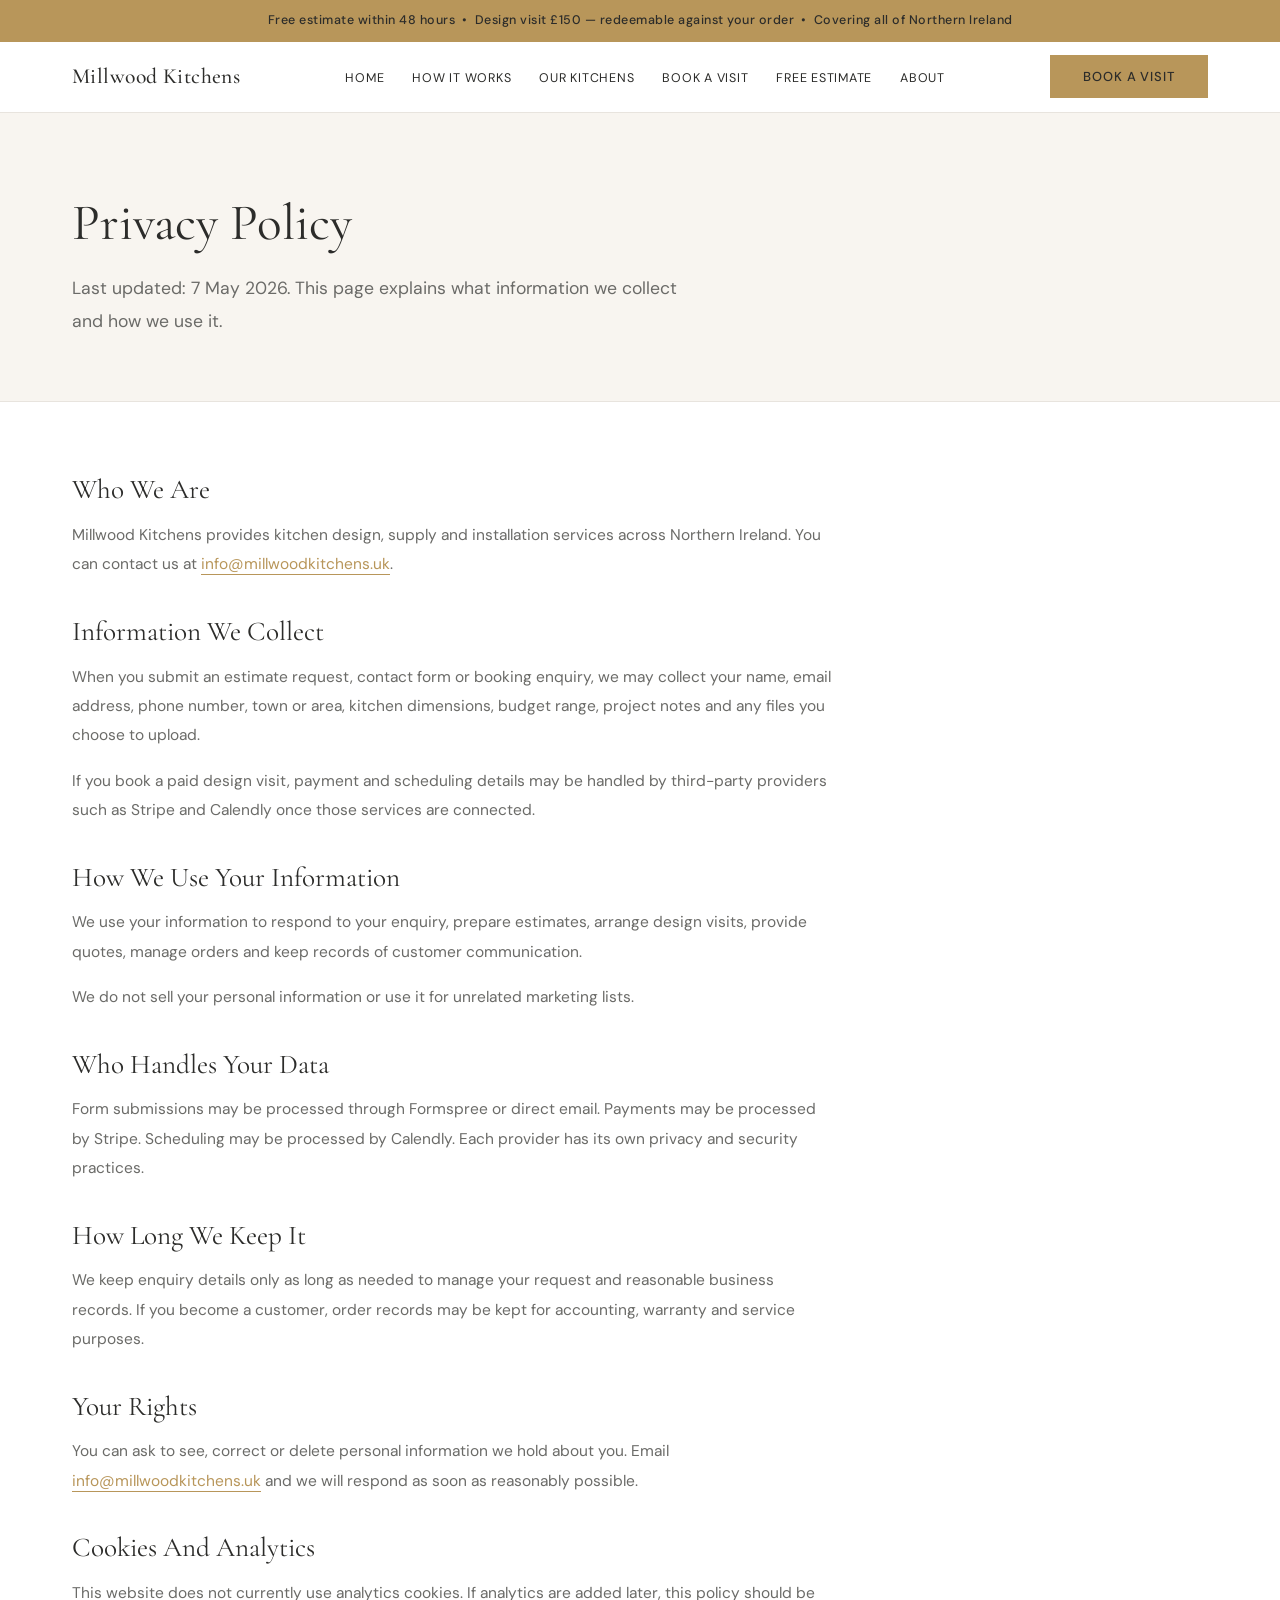
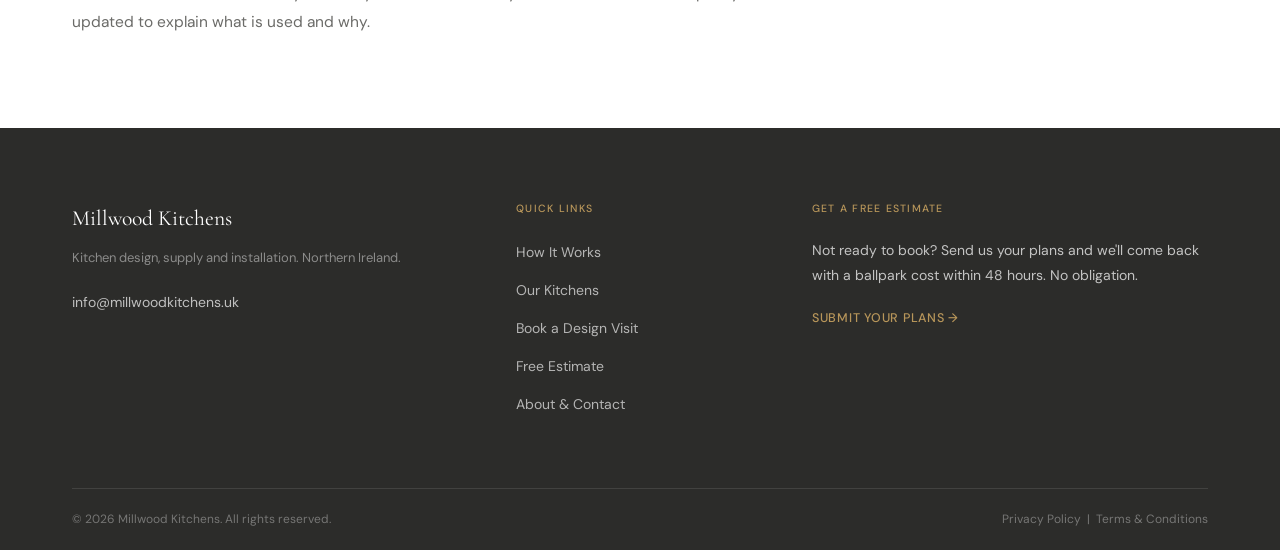
<file: privacy-policy.html>
<!DOCTYPE html>
<html lang="en">
<head>
  <meta charset="UTF-8" />
  <meta name="viewport" content="width=device-width, initial-scale=1.0" />
  <link rel="canonical" href="https://millwoodkitchens.uk/privacy-policy.html" />
  <title>Privacy Policy | Millwood Kitchens</title>
  <meta name="description" content="How Millwood Kitchens collects, uses and protects personal information when you request an estimate, send a message or book a kitchen design visit." />
  <meta property="og:type" content="website" />
  <meta property="og:site_name" content="Millwood Kitchens" />
  <meta property="og:title" content="Privacy Policy | Millwood Kitchens" />
  <meta property="og:description" content="How Millwood Kitchens collects, uses and protects personal information." />
  <meta property="og:image" content="https://images.unsplash.com/photo-1639405069836-f82aa6dcb900?w=1200&q=80" />
  <link rel="preconnect" href="https://fonts.googleapis.com" />
  <link rel="preconnect" href="https://fonts.gstatic.com" crossorigin />
  <link rel="preconnect" href="https://images.unsplash.com" />
  <link rel="icon" type="image/svg+xml" href="favicon.svg" />
  <link rel="stylesheet" href="css/style.css" />
</head>
<body>
<a class="skip-link" href="#main-content">Skip to content</a>

<div class="announcement-bar">
  Free estimate within 48 hours &nbsp;&bull;&nbsp; Design visit £150 — redeemable against your order &nbsp;&bull;&nbsp; Covering all of Northern Ireland
</div>

<header class="site-header">
  <div class="header-inner">
    <a href="index.html" class="site-logo">Millwood Kitchens</a>
    <nav>
      <ul class="site-nav">
        <li><a href="index.html">Home</a></li>
        <li><a href="how-it-works.html">How It Works</a></li>
        <li><a href="our-kitchens.html">Our Kitchens</a></li>
        <li><a href="book-a-design-visit.html">Book a Visit</a></li>
        <li><a href="free-estimate.html">Free Estimate</a></li>
        <li><a href="about-contact.html">About</a></li>
      </ul>
    </nav>
    <div class="header-cta">
      <a href="book-a-design-visit.html" class="btn btn-primary">Book a Visit</a>
      <button class="mobile-menu-btn" aria-label="Open menu" aria-expanded="false" id="menuBtn" onclick="toggleNav()">
        <svg width="22" height="16" viewBox="0 0 22 16" fill="none"><path d="M0 1h22M0 8h22M0 15h22" stroke="currentColor" stroke-width="1.8" stroke-linecap="round"/></svg>
      </button>
    </div>
  </div>
  <div class="mobile-nav" id="mobileNav">
    <ul>
      <li><a href="index.html">Home</a></li>
      <li><a href="how-it-works.html">How It Works</a></li>
      <li><a href="our-kitchens.html">Our Kitchens</a></li>
      <li><a href="book-a-design-visit.html">Book a Visit</a></li>
      <li><a href="free-estimate.html">Free Estimate</a></li>
      <li><a href="about-contact.html">About</a></li>
    </ul>
    <a href="book-a-design-visit.html" class="btn btn-primary mobile-book-btn">Book a Design Visit</a>
  </div>
</header>

<section id="main-content" tabindex="-1" class="page-hero">
  <div class="container">
    <h1>Privacy Policy</h1>
    <p>Last updated: 7 May 2026. This page explains what information we collect and how we use it.</p>
  </div>
</section>

<section class="legal-page">
  <div class="container">
    <div class="legal-content">
      <h2>Who We Are</h2>
      <p>Millwood Kitchens provides kitchen design, supply and installation services across Northern Ireland. You can contact us at <a href="mailto:info@millwoodkitchens.uk">info@millwoodkitchens.uk</a>.</p>

      <h2>Information We Collect</h2>
      <p>When you submit an estimate request, contact form or booking enquiry, we may collect your name, email address, phone number, town or area, kitchen dimensions, budget range, project notes and any files you choose to upload.</p>
      <p>If you book a paid design visit, payment and scheduling details may be handled by third-party providers such as Stripe and Calendly once those services are connected.</p>

      <h2>How We Use Your Information</h2>
      <p>We use your information to respond to your enquiry, prepare estimates, arrange design visits, provide quotes, manage orders and keep records of customer communication.</p>
      <p>We do not sell your personal information or use it for unrelated marketing lists.</p>

      <h2>Who Handles Your Data</h2>
      <p>Form submissions may be processed through Formspree or direct email. Payments may be processed by Stripe. Scheduling may be processed by Calendly. Each provider has its own privacy and security practices.</p>

      <h2>How Long We Keep It</h2>
      <p>We keep enquiry details only as long as needed to manage your request and reasonable business records. If you become a customer, order records may be kept for accounting, warranty and service purposes.</p>

      <h2>Your Rights</h2>
      <p>You can ask to see, correct or delete personal information we hold about you. Email <a href="mailto:info@millwoodkitchens.uk">info@millwoodkitchens.uk</a> and we will respond as soon as reasonably possible.</p>

      <h2>Cookies And Analytics</h2>
      <p>This website does not currently use analytics cookies. If analytics are added later, this policy should be updated to explain what is used and why.</p>
    </div>
  </div>
</section>

<footer class="site-footer">
  <div class="container">
    <div class="footer-grid">
      <div>
        <a href="index.html" class="footer-logo">Millwood Kitchens</a>
        <p class="footer-tagline">Kitchen design, supply and installation. Northern Ireland.</p>
        <div class="footer-contact">
          <span style="display:block; font-size:14px; color:rgba(255,255,255,0.7); margin-bottom:4px;"><a href="mailto:info@millwoodkitchens.uk" style="color:inherit; text-decoration:none;">info@millwoodkitchens.uk</a></span>
        </div>
      </div>
      <div>
        <p class="footer-heading">Quick Links</p>
        <ul class="footer-nav">
          <li><a href="how-it-works.html">How It Works</a></li>
          <li><a href="our-kitchens.html">Our Kitchens</a></li>
          <li><a href="book-a-design-visit.html">Book a Design Visit</a></li>
          <li><a href="free-estimate.html">Free Estimate</a></li>
          <li><a href="about-contact.html">About &amp; Contact</a></li>
        </ul>
      </div>
      <div>
        <p class="footer-heading">Get a free estimate</p>
        <p style="font-size:14px; color:rgba(255,255,255,0.72); line-height:1.75; margin-bottom:16px;">Not ready to book? Send us your plans and we'll come back with a ballpark cost within 48 hours. No obligation.</p>
        <a href="free-estimate.html" style="color:#B8965A; font-size:12.5px; font-weight:500; text-transform:uppercase; letter-spacing:0.06em;">Submit your plans →</a>
      </div>
    </div>
    <div class="footer-bottom">
      <span>© 2026 Millwood Kitchens. All rights reserved.</span>
      <span><a href="privacy-policy.html">Privacy Policy</a> &nbsp;|&nbsp; <a href="terms.html">Terms &amp; Conditions</a></span>
    </div>
  </div>
</footer>

<script src="js/nav.js"></script>
</body>
</html>
</file>
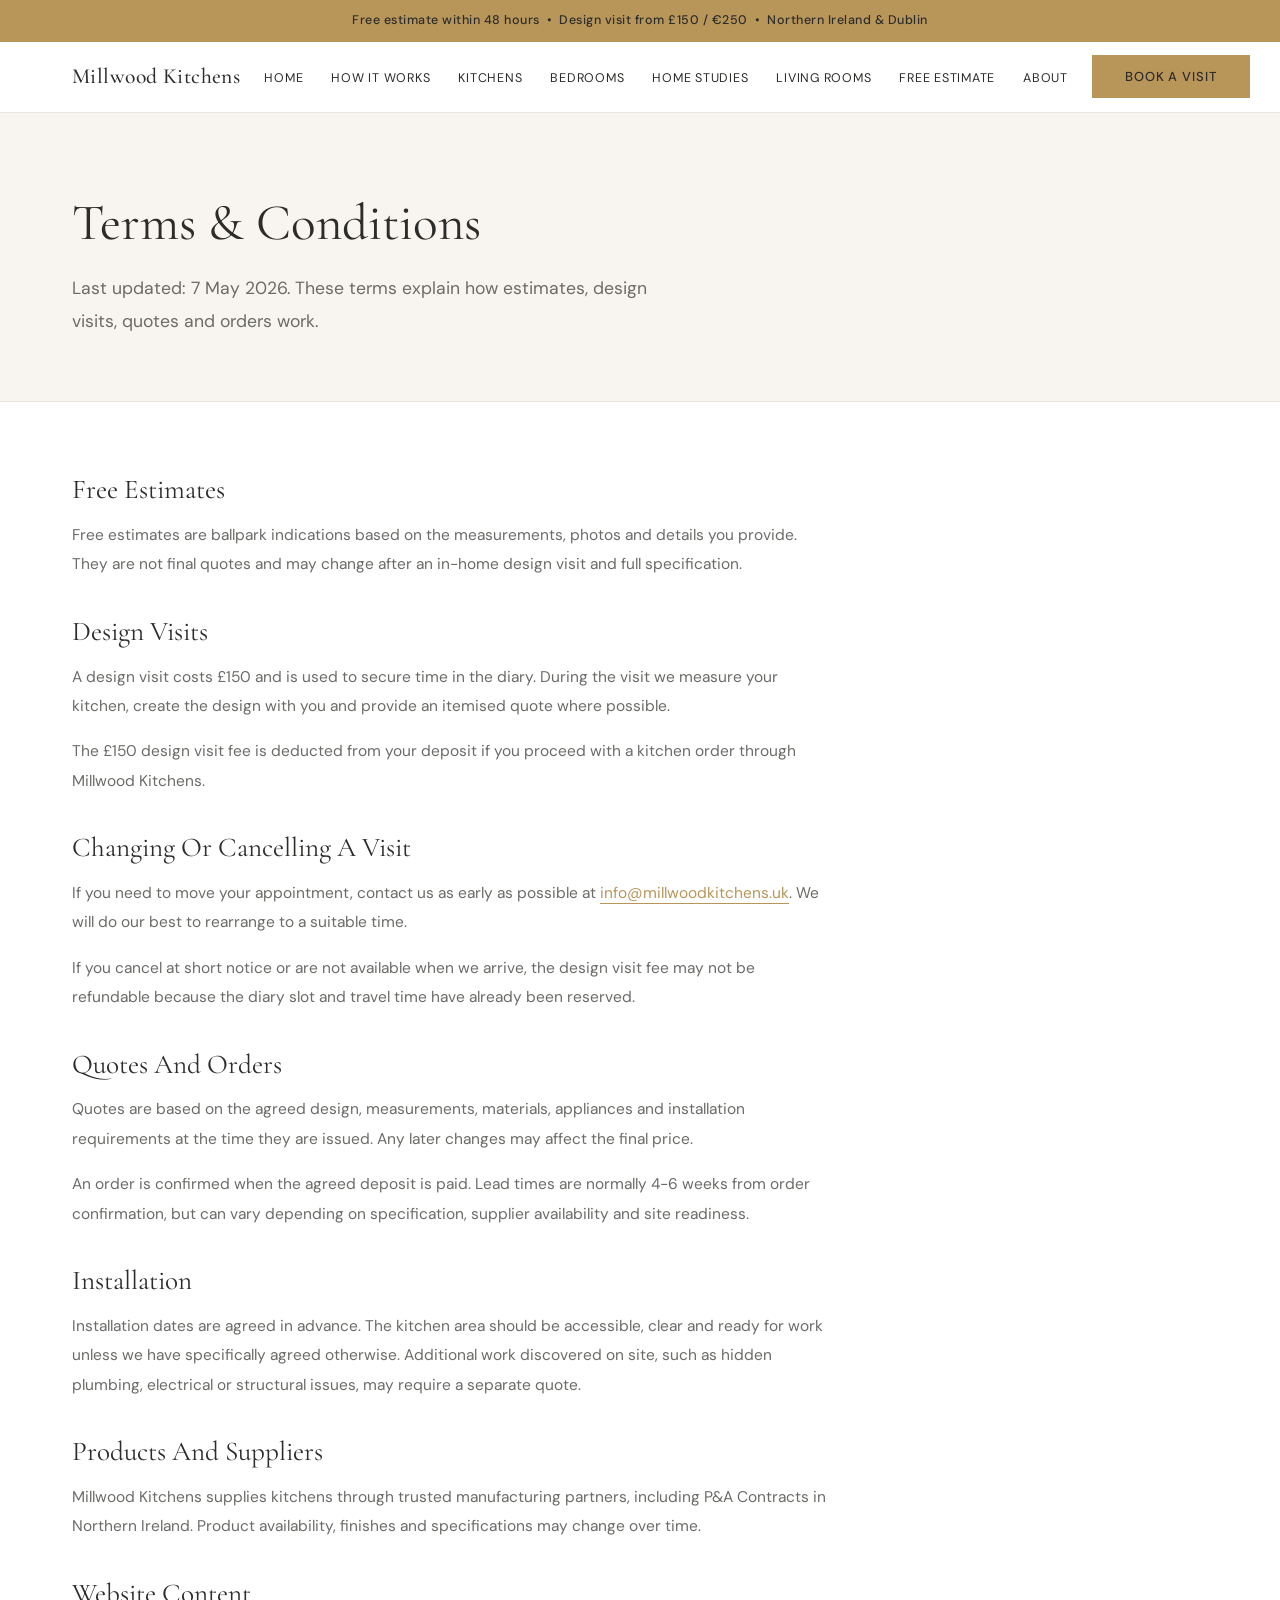
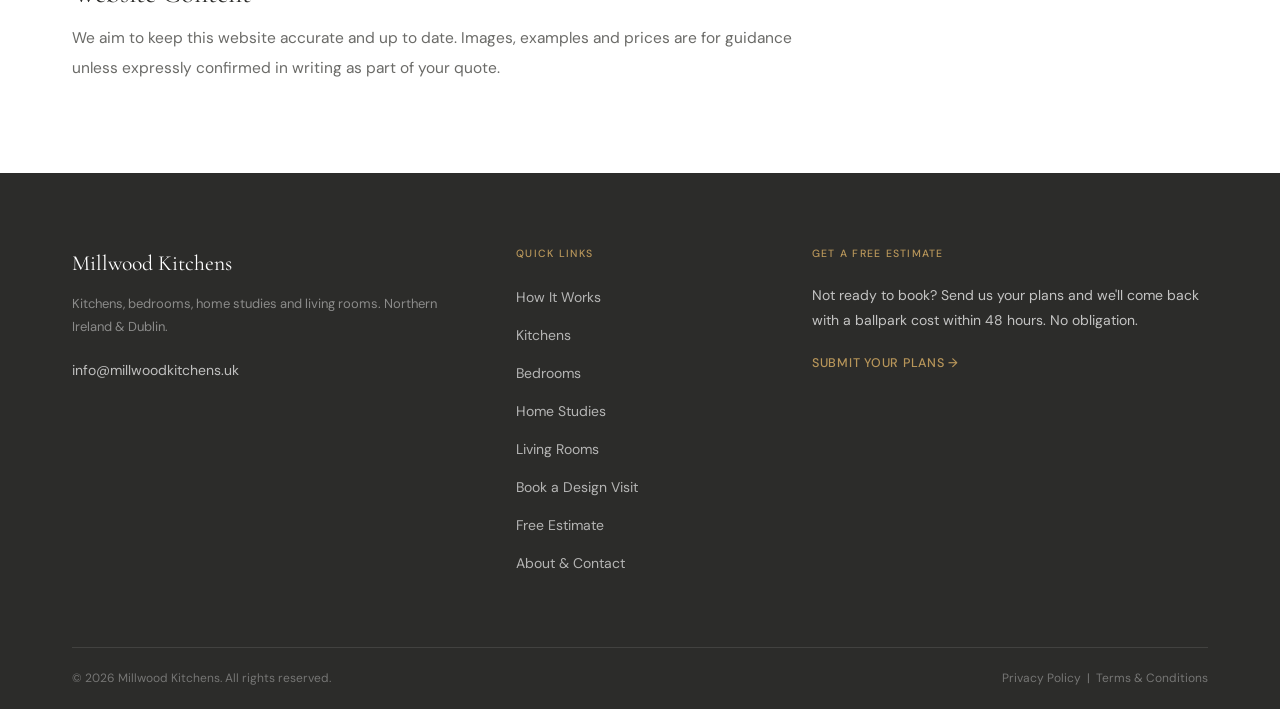
<file: terms.html>
<!DOCTYPE html>
<html lang="en">
<head>
  <meta charset="UTF-8" />
  <meta name="viewport" content="width=device-width, initial-scale=1.0" />
  <link rel="canonical" href="https://millwoodkitchens.uk/terms.html" />
  <title>Terms &amp; Conditions | Millwood Kitchens</title>
  <meta name="description" content="Terms for Millwood Kitchens design visits, estimates, quotes, supply and installation services across Northern Ireland." />
  <meta property="og:type" content="website" />
  <meta property="og:site_name" content="Millwood Kitchens" />
  <meta property="og:title" content="Terms &amp; Conditions | Millwood Kitchens" />
  <meta property="og:description" content="Terms for design visits, estimates, quotes, supply and installation." />
  <meta property="og:image" content="https://images.unsplash.com/photo-1639405069836-f82aa6dcb900?w=1200&q=80" />
  <link rel="preconnect" href="https://fonts.googleapis.com" />
  <link rel="preconnect" href="https://fonts.gstatic.com" crossorigin />
  <link rel="preconnect" href="https://images.unsplash.com" />
  <link rel="icon" type="image/svg+xml" href="favicon.svg" />
  <link rel="stylesheet" href="css/style.css" />
</head>
<body>
<a class="skip-link" href="#main-content">Skip to content</a>

<div class="announcement-bar">
  Free estimate within 48 hours &nbsp;&bull;&nbsp; Design visit from £150 / €250 &nbsp;&bull;&nbsp; Northern Ireland &amp; Dublin
</div>

<header class="site-header">
  <div class="header-inner">
    <a href="index.html" class="site-logo">Millwood Kitchens</a>
    <nav>
      <ul class="site-nav">
        <li><a href="index.html">Home</a></li>
        <li><a href="how-it-works.html">How It Works</a></li>
        <li><a href="our-kitchens.html">Kitchens</a></li>
        <li><a href="bedrooms.html">Bedrooms</a></li>
        <li><a href="home-studies.html">Home Studies</a></li>
        <li><a href="living-rooms.html">Living Rooms</a></li>
        <li><a href="free-estimate.html">Free Estimate</a></li>
        <li><a href="about-contact.html">About</a></li>
      </ul>
    </nav>
    <div class="header-cta">
      <a href="book-a-design-visit.html" class="btn btn-primary">Book a Visit</a>
      <button class="mobile-menu-btn" aria-label="Open menu" aria-expanded="false" id="menuBtn" onclick="toggleNav()">
        <svg width="22" height="16" viewBox="0 0 22 16" fill="none"><path d="M0 1h22M0 8h22M0 15h22" stroke="currentColor" stroke-width="1.8" stroke-linecap="round"/></svg>
      </button>
    </div>
  </div>
  <div class="mobile-nav" id="mobileNav">
    <ul>
      <li><a href="index.html">Home</a></li>
      <li><a href="how-it-works.html">How It Works</a></li>
      <li><a href="our-kitchens.html">Kitchens</a></li>
      <li><a href="bedrooms.html">Bedrooms</a></li>
      <li><a href="home-studies.html">Home Studies</a></li>
      <li><a href="living-rooms.html">Living Rooms</a></li>
      <li><a href="book-a-design-visit.html">Book a Visit</a></li>
      <li><a href="free-estimate.html">Free Estimate</a></li>
      <li><a href="about-contact.html">About</a></li>
    </ul>
    <a href="book-a-design-visit.html" class="btn btn-primary mobile-book-btn">Book a Design Visit</a>
  </div>
</header>

<section id="main-content" tabindex="-1" class="page-hero">
  <div class="container">
    <h1>Terms &amp; Conditions</h1>
    <p>Last updated: 7 May 2026. These terms explain how estimates, design visits, quotes and orders work.</p>
  </div>
</section>

<section class="legal-page">
  <div class="container">
    <div class="legal-content">
      <h2>Free Estimates</h2>
      <p>Free estimates are ballpark indications based on the measurements, photos and details you provide. They are not final quotes and may change after an in-home design visit and full specification.</p>

      <h2>Design Visits</h2>
      <p>A design visit costs £150 and is used to secure time in the diary. During the visit we measure your kitchen, create the design with you and provide an itemised quote where possible.</p>
      <p>The £150 design visit fee is deducted from your deposit if you proceed with a kitchen order through Millwood Kitchens.</p>

      <h2>Changing Or Cancelling A Visit</h2>
      <p>If you need to move your appointment, contact us as early as possible at <a href="mailto:info@millwoodkitchens.uk">info@millwoodkitchens.uk</a>. We will do our best to rearrange to a suitable time.</p>
      <p>If you cancel at short notice or are not available when we arrive, the design visit fee may not be refundable because the diary slot and travel time have already been reserved.</p>

      <h2>Quotes And Orders</h2>
      <p>Quotes are based on the agreed design, measurements, materials, appliances and installation requirements at the time they are issued. Any later changes may affect the final price.</p>
      <p>An order is confirmed when the agreed deposit is paid. Lead times are normally 4-6 weeks from order confirmation, but can vary depending on specification, supplier availability and site readiness.</p>

      <h2>Installation</h2>
      <p>Installation dates are agreed in advance. The kitchen area should be accessible, clear and ready for work unless we have specifically agreed otherwise. Additional work discovered on site, such as hidden plumbing, electrical or structural issues, may require a separate quote.</p>

      <h2>Products And Suppliers</h2>
      <p>Millwood Kitchens supplies kitchens through trusted manufacturing partners, including P&amp;A Contracts in Northern Ireland. Product availability, finishes and specifications may change over time.</p>

      <h2>Website Content</h2>
      <p>We aim to keep this website accurate and up to date. Images, examples and prices are for guidance unless expressly confirmed in writing as part of your quote.</p>
    </div>
  </div>
</section>

<footer class="site-footer">
  <div class="container">
    <div class="footer-grid">
      <div>
        <a href="index.html" class="footer-logo">Millwood Kitchens</a>
        <p class="footer-tagline">Kitchens, bedrooms, home studies and living rooms. Northern Ireland &amp; Dublin.</p>
        <div class="footer-contact">
          <span style="display:block; font-size:14px; color:rgba(255,255,255,0.7); margin-bottom:4px;"><a href="mailto:info@millwoodkitchens.uk" style="color:inherit; text-decoration:none;">info@millwoodkitchens.uk</a></span>
        </div>
      </div>
      <div>
        <p class="footer-heading">Quick Links</p>
        <ul class="footer-nav">
          <li><a href="how-it-works.html">How It Works</a></li>
          <li><a href="our-kitchens.html">Kitchens</a></li>
          <li><a href="bedrooms.html">Bedrooms</a></li>
          <li><a href="home-studies.html">Home Studies</a></li>
          <li><a href="living-rooms.html">Living Rooms</a></li>
          <li><a href="book-a-design-visit.html">Book a Design Visit</a></li>
          <li><a href="free-estimate.html">Free Estimate</a></li>
          <li><a href="about-contact.html">About &amp; Contact</a></li>
        </ul>
      </div>
      <div>
        <p class="footer-heading">Get a free estimate</p>
        <p style="font-size:14px; color:rgba(255,255,255,0.72); line-height:1.75; margin-bottom:16px;">Not ready to book? Send us your plans and we'll come back with a ballpark cost within 48 hours. No obligation.</p>
        <a href="free-estimate.html" style="color:#B8965A; font-size:12.5px; font-weight:500; text-transform:uppercase; letter-spacing:0.06em;">Submit your plans →</a>
      </div>
    </div>
    <div class="footer-bottom">
      <span>© 2026 Millwood Kitchens. All rights reserved.</span>
      <span><a href="privacy-policy.html">Privacy Policy</a> &nbsp;|&nbsp; <a href="terms.html">Terms &amp; Conditions</a></span>
    </div>
  </div>
</footer>

<script src="js/nav.js"></script>
</body>
</html>
</file>
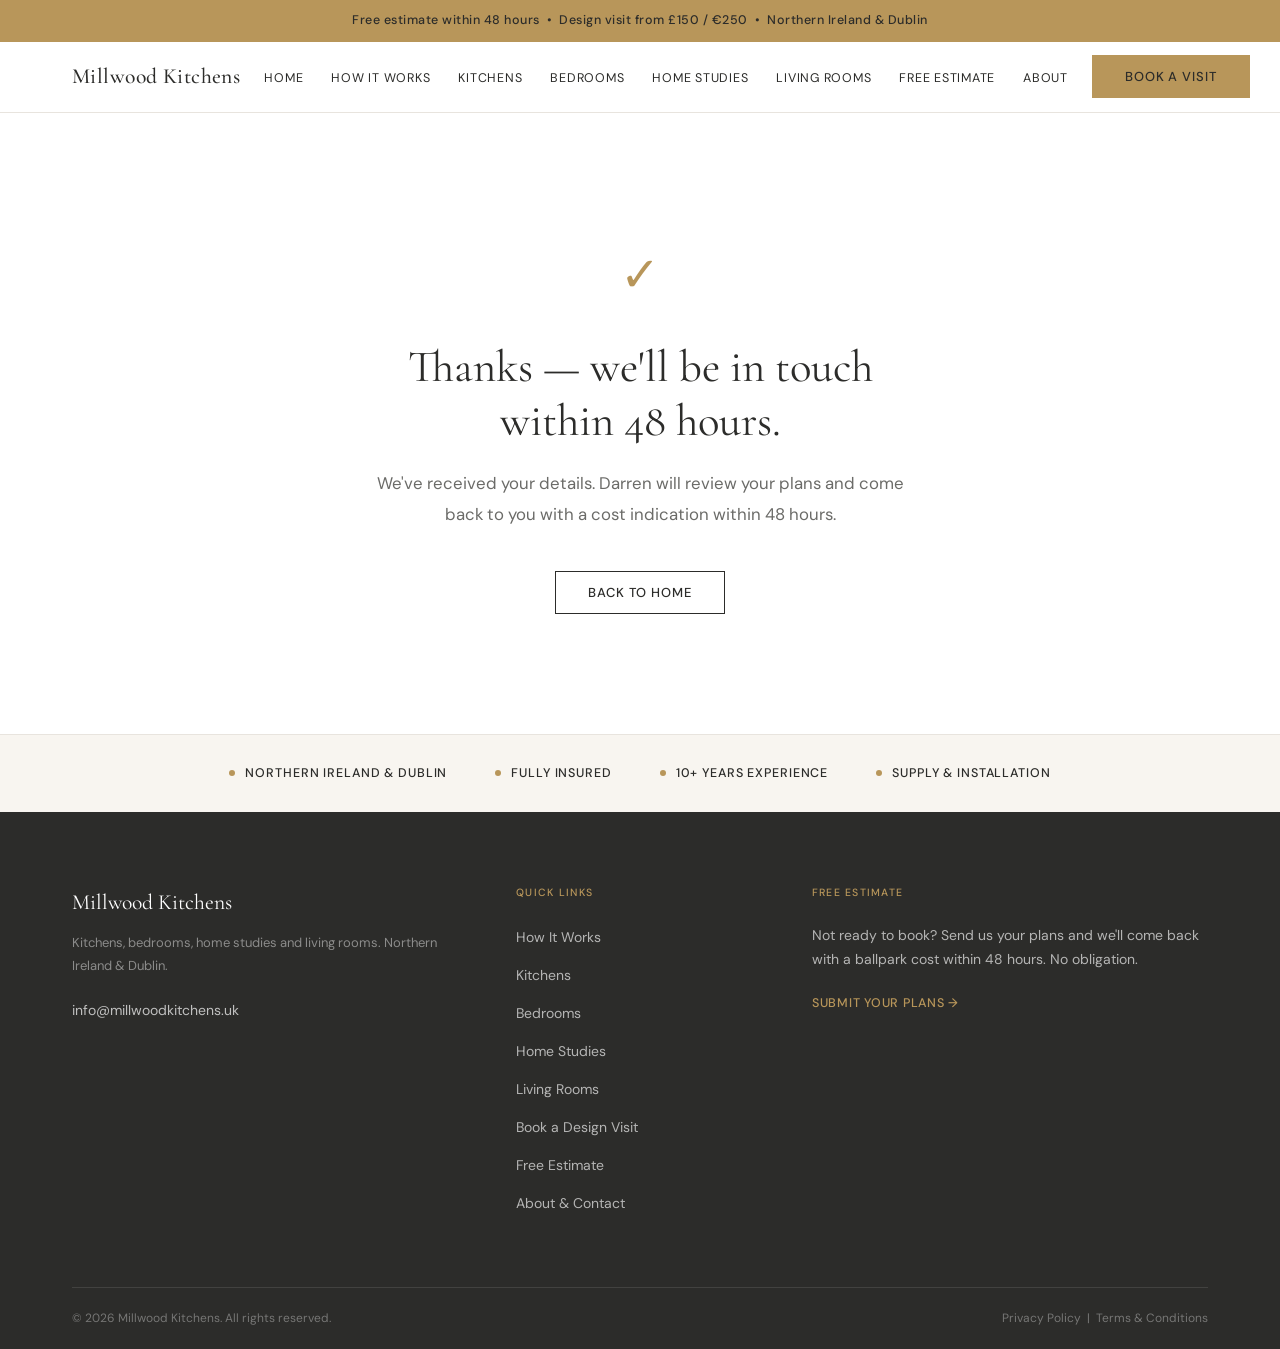
<file: thanks.html>
<!DOCTYPE html>
<html lang="en">
<head>
  <meta charset="UTF-8" />
  <meta name="viewport" content="width=device-width, initial-scale=1.0" />
  <link rel="canonical" href="https://millwoodkitchens.uk/thanks.html" />
  <title>Thank You | Millwood Kitchens</title>
  <link rel="preconnect" href="https://fonts.googleapis.com" />
  <link rel="preconnect" href="https://fonts.gstatic.com" crossorigin />
  <link rel="preconnect" href="https://images.unsplash.com" />
  <link rel="icon" type="image/svg+xml" href="favicon.svg" />
  <link rel="stylesheet" href="css/style.css" />
</head>
<body>
<a class="skip-link" href="#main-content">Skip to content</a>

<div class="announcement-bar">
  Free estimate within 48 hours &nbsp;&bull;&nbsp; Design visit from £150 / €250 &nbsp;&bull;&nbsp; Northern Ireland &amp; Dublin
</div>

<header class="site-header">
  <div class="header-inner">
    <a href="index.html" class="site-logo">Millwood Kitchens</a>
    <nav>
      <ul class="site-nav">
        <li><a href="index.html">Home</a></li>
        <li><a href="how-it-works.html">How It Works</a></li>
        <li><a href="our-kitchens.html">Kitchens</a></li>
        <li><a href="bedrooms.html">Bedrooms</a></li>
        <li><a href="home-studies.html">Home Studies</a></li>
        <li><a href="living-rooms.html">Living Rooms</a></li>
        <li><a href="free-estimate.html">Free Estimate</a></li>
        <li><a href="about-contact.html">About</a></li>
      </ul>
    </nav>
    <div class="header-cta">
      <a href="book-a-design-visit.html" class="btn btn-primary">Book a Visit</a>
      <button class="mobile-menu-btn" aria-label="Open menu" aria-expanded="false" id="menuBtn" onclick="toggleNav()">
        <svg width="22" height="16" viewBox="0 0 22 16" fill="none"><path d="M0 1h22M0 8h22M0 15h22" stroke="currentColor" stroke-width="1.8" stroke-linecap="round"/></svg>
      </button>
    </div>
  </div>
  <div class="mobile-nav" id="mobileNav">
    <ul>
      <li><a href="index.html">Home</a></li>
      <li><a href="how-it-works.html">How It Works</a></li>
      <li><a href="our-kitchens.html">Kitchens</a></li>
      <li><a href="bedrooms.html">Bedrooms</a></li>
      <li><a href="home-studies.html">Home Studies</a></li>
      <li><a href="living-rooms.html">Living Rooms</a></li>
      <li><a href="book-a-design-visit.html">Book a Visit</a></li>
      <li><a href="free-estimate.html">Free Estimate</a></li>
      <li><a href="about-contact.html">About</a></li>
    </ul>
    <a href="book-a-design-visit.html" class="btn btn-primary mobile-book-btn">Book a Design Visit</a>
  </div>
</header>

<section id="main-content" tabindex="-1" style="padding: 120px 0; text-align: center;">
  <div class="container">
    <div style="max-width: 540px; margin: 0 auto;">
      <div style="font-size: 3rem; margin-bottom: 24px; color: var(--brass);">✓</div>
      <h1 style="font-size: 2.8rem; margin-bottom: 20px;">Thanks — we'll be in touch within 48 hours.</h1>
      <p style="font-size: 1.05rem; color: var(--muted); line-height: 1.85; margin-bottom: 40px;">We've received your details. Darren will review your plans and come back to you with a cost indication within 48 hours.</p>
      <a href="index.html" class="btn btn-outline-dark">Back to home</a>
    </div>
  </div>
</section>

<div class="trust-bar">
  <div class="trust-bar-inner">
    <span class="trust-bar-item">Northern Ireland &amp; Dublin</span>
    <span class="trust-bar-item">Fully insured</span>
    <span class="trust-bar-item">10+ years experience</span>
    <span class="trust-bar-item">Supply &amp; installation</span>
  </div>
</div>

<footer class="site-footer">
  <div class="container">
    <div class="footer-grid">
      <div>
        <a href="index.html" class="footer-logo">Millwood Kitchens</a>
        <p class="footer-tagline">Kitchens, bedrooms, home studies and living rooms. Northern Ireland &amp; Dublin.</p>
        <div class="footer-contact">
          <span style="display:block; font-size:14px; color:rgba(255,255,255,0.7);"><a href="mailto:info@millwoodkitchens.uk" style="color:inherit; text-decoration:none;">info@millwoodkitchens.uk</a></span>
        </div>
      </div>
      <div>
        <p class="footer-heading">Quick Links</p>
        <ul class="footer-nav">
          <li><a href="how-it-works.html">How It Works</a></li>
          <li><a href="our-kitchens.html">Kitchens</a></li>
          <li><a href="bedrooms.html">Bedrooms</a></li>
          <li><a href="home-studies.html">Home Studies</a></li>
          <li><a href="living-rooms.html">Living Rooms</a></li>
          <li><a href="book-a-design-visit.html">Book a Design Visit</a></li>
          <li><a href="free-estimate.html">Free Estimate</a></li>
          <li><a href="about-contact.html">About &amp; Contact</a></li>
        </ul>
      </div>
      <div>
        <p class="footer-heading">Free Estimate</p>
        <p style="font-size:14px; color:rgba(255,255,255,0.65); line-height:1.75; margin-bottom:16px;">Not ready to book? Send us your plans and we'll come back with a ballpark cost within 48 hours. No obligation.</p>
        <a href="free-estimate.html" style="color:var(--brass); font-size:12.5px; font-weight:500; text-transform:uppercase; letter-spacing:0.06em;">Submit your plans →</a>
      </div>
    </div>
    <div class="footer-bottom">
      <span>© 2026 Millwood Kitchens. All rights reserved.</span>
      <span><a href="privacy-policy.html">Privacy Policy</a> &nbsp;|&nbsp; <a href="terms.html">Terms &amp; Conditions</a></span>
    </div>
  </div>
</footer>

<script src="js/nav.js"></script>
</body>
</html>
</file>
<file: css/style.css>
/* ============================================================
   MILLWOOD KITCHENS — STYLESHEET
   Palette: Charcoal #2C2C2A | Cream #F8F5F0 | Brass #B8965A
   ============================================================ */

@import url('https://fonts.googleapis.com/css2?family=Cormorant+Garamond:ital,wght@0,300;0,400;0,500;0,600;1,300;1,400;1,500&family=DM+Sans:opsz,wght@9..40,300;9..40,400;9..40,500&display=swap');

:root {
  --charcoal: #2C2C2A;
  --cream: #F8F5F0;
  --brass: #B8965A;
  --white: #ffffff;
  --border: #e8e4de;
  --muted: #6b6b68;
  --serif: 'Cormorant Garamond', Georgia, serif;
  --sans: 'DM Sans', system-ui, sans-serif;
  --max: 1200px;
}

*, *::before, *::after { margin: 0; padding: 0; box-sizing: border-box; }
html { scroll-behavior: smooth; }

body {
  font-family: var(--sans);
  color: var(--charcoal);
  background: var(--white);
  line-height: 1.75;
  font-size: 16px;
}

/* ── Layout ── */
.container { max-width: var(--max); margin: 0 auto; padding: 0 32px; }

/* ── Type ── */
h1, h2, h3, h4 { font-family: var(--serif); font-weight: 400; line-height: 1.2; }
h1 { font-size: clamp(2.4rem, 5vw, 4.2rem); }
h2 { font-size: clamp(1.9rem, 3.5vw, 3rem); }
h3 { font-size: clamp(1.4rem, 2.5vw, 1.9rem); }
h4 { font-size: 1.2rem; }
p { margin-bottom: 1rem; }
p:last-child { margin-bottom: 0; }
a { color: inherit; text-decoration: none; }

.skip-link {
  position: absolute;
  top: 12px;
  left: 12px;
  z-index: 500;
  transform: translateY(-160%);
  background: var(--charcoal);
  color: var(--white);
  padding: 10px 14px;
  font-size: 13px;
  transition: transform 0.2s ease;
}
.skip-link:focus { transform: translateY(0); }
:focus-visible {
  outline: 2px solid var(--brass);
  outline-offset: 4px;
}
#main-content:focus { outline: none; }

/* ── Buttons ── */
.btn {
  display: inline-block;
  padding: 14px 32px;
  font-family: var(--sans);
  font-size: 13px;
  font-weight: 500;
  letter-spacing: 0.07em;
  text-transform: uppercase;
  cursor: pointer;
  border: 1px solid transparent;
  transition: all 0.2s ease;
  line-height: 1;
}
.btn-primary { background: var(--brass); color: var(--charcoal); }
.btn-primary:hover { background: #9e7b47; }
.btn-outline-white { background: transparent; color: var(--white); border-color: var(--white); }
.btn-outline-white:hover { background: var(--white); color: var(--charcoal); }
.btn-dark { background: var(--charcoal); color: var(--white); }
.btn-dark:hover { background: #1c1c1a; }
.btn-outline-dark { background: transparent; color: var(--charcoal); border-color: var(--charcoal); }
.btn-outline-dark:hover { background: var(--charcoal); color: var(--white); }

/* ── Announcement Bar ── */
.announcement-bar {
  background: var(--brass);
  color: var(--charcoal);
  text-align: center;
  padding: 10px 24px;
  font-size: 12.5px;
  font-weight: 500;
  letter-spacing: 0.04em;
}

/* ── Header ── */
.site-header {
  background: var(--white);
  border-bottom: 1px solid var(--border);
  position: sticky;
  top: 0;
  z-index: 200;
}
.header-inner {
  max-width: var(--max);
  margin: 0 auto;
  padding: 0 32px;
  display: flex;
  align-items: center;
  justify-content: space-between;
  height: 70px;
  gap: 24px;
}
.site-logo {
  font-family: var(--serif);
  font-size: 1.35rem;
  font-weight: 500;
  color: var(--charcoal);
  letter-spacing: 0.02em;
  white-space: nowrap;
}
.site-nav { display: flex; gap: 28px; list-style: none; }
.site-nav a {
  font-size: 12.5px;
  font-weight: 400;
  letter-spacing: 0.06em;
  text-transform: uppercase;
  color: var(--charcoal);
  transition: color 0.2s;
  white-space: nowrap;
}
.site-nav a:hover, .site-nav a.active { color: var(--brass); }
.header-cta { display: flex; align-items: center; gap: 20px; white-space: nowrap; }
.header-phone { font-size: 14px; color: var(--muted); }

/* ── Hero ── */
.hero {
  position: relative;
  min-height: 88vh;
  display: flex;
  align-items: center;
  background-size: cover;
  background-position: center;
  background-color: var(--charcoal);
}
.hero-overlay { position: absolute; inset: 0; background: rgba(30,30,28,0.45); }
.hero-content { position: relative; z-index: 1; color: var(--white); max-width: 820px; }
.hero-content h1 { color: var(--white); font-weight: 300; font-style: italic; margin-bottom: 24px; }
.hero-content p { font-size: 1.1rem; line-height: 1.85; opacity: 0.9; max-width: 580px; margin-bottom: 40px; }
.hero-buttons { display: flex; gap: 16px; flex-wrap: wrap; }

/* ── Trust Signals ── */
.trust-signals { padding: 90px 0; background: var(--cream); }
.trust-grid { display: grid; grid-template-columns: repeat(3, 1fr); gap: 48px; text-align: center; }
.trust-icon { margin: 0 auto 20px; width: 48px; height: 48px; color: var(--brass); }
.trust-item h3 { font-size: 1.45rem; margin-bottom: 12px; }
.trust-item p { font-size: 15px; color: var(--muted); line-height: 1.75; }

/* ── Split (image + text) ── */
.split-section { padding: 100px 0; }
.split-inner { display: grid; grid-template-columns: 1fr 1fr; gap: 80px; align-items: center; }
.split-image { aspect-ratio: 4/3; overflow: hidden; }
.split-image img { width: 100%; height: 100%; object-fit: cover; }
.split-text h2 { margin-bottom: 24px; }
.split-text p { font-size: 15.5px; color: var(--muted); line-height: 1.9; margin-bottom: 14px; }
.link-arrow {
  display: inline-block;
  margin-top: 16px;
  font-size: 12.5px;
  font-weight: 500;
  letter-spacing: 0.07em;
  text-transform: uppercase;
  color: var(--brass);
  border-bottom: 1px solid var(--brass);
  padding-bottom: 3px;
}

/* ── Process Steps ── */
.process-section { padding: 100px 0; background: var(--cream); }
.section-header { text-align: center; margin-bottom: 64px; }
.section-header h2 { margin-bottom: 16px; }
.section-header p { color: var(--muted); font-size: 17px; max-width: 520px; margin: 0 auto; line-height: 1.8; }
.steps-grid { display: grid; grid-template-columns: repeat(4, 1fr); gap: 32px; }
.step-item { padding-top: 16px; }
.step-number { font-family: var(--serif); font-size: 3.5rem; color: var(--brass); opacity: 0.4; line-height: 1; margin-bottom: 16px; }
.step-item h4 { font-family: var(--serif); font-size: 1.2rem; margin-bottom: 10px; }
.step-item p { font-size: 14px; color: var(--muted); line-height: 1.75; }

/* ── Gallery (homepage preview) ── */
.gallery-section { padding: 100px 0; }
.gallery-grid { display: grid; grid-template-columns: repeat(3, 1fr); gap: 12px; margin-bottom: 40px; }
.gallery-item { overflow: hidden; aspect-ratio: 4/3; background: var(--cream); }
.gallery-item img { width: 100%; height: 100%; object-fit: cover; transition: transform 0.4s ease; }
.gallery-item:hover img { transform: scale(1.04); }
.gallery-footer { text-align: center; }

/* ── Dark CTA ── */
.dark-cta { background: var(--charcoal); color: var(--white); padding: 100px 0; text-align: center; }
.dark-cta h2 { color: var(--white); margin-bottom: 20px; }
.dark-cta p { color: rgba(255,255,255,0.72); font-size: 17px; max-width: 560px; margin: 0 auto 40px; line-height: 1.85; }

/* ── Trust Bar ── */
.trust-bar { background: var(--cream); border-top: 1px solid var(--border); padding: 28px 0; }
.trust-bar-inner { display: flex; justify-content: center; gap: 48px; flex-wrap: wrap; }
.trust-bar-item {
  font-size: 12.5px; font-weight: 500; letter-spacing: 0.07em; text-transform: uppercase;
  color: var(--charcoal); display: flex; align-items: center; gap: 10px;
}
.trust-bar-item::before { content: ''; width: 6px; height: 6px; background: var(--brass); border-radius: 50%; flex-shrink: 0; }

/* ── Footer ── */
.site-footer { background: var(--charcoal); color: rgba(255,255,255,0.72); padding: 72px 0 0; }
.footer-grid { display: grid; grid-template-columns: 1.6fr 1fr 1.6fr; gap: 48px; padding-bottom: 60px; }
.footer-logo { font-family: var(--serif); font-size: 1.35rem; color: var(--white); display: block; margin-bottom: 10px; }
.footer-tagline { font-size: 13px; color: rgba(255,255,255,0.45); margin-bottom: 20px; }
.footer-contact a { display: block; font-size: 14px; color: rgba(255,255,255,0.7); margin-bottom: 6px; transition: color 0.2s; }
.footer-contact a:hover { color: var(--white); }
.footer-heading { font-family: var(--sans); font-size: 10.5px; font-weight: 500; letter-spacing: 0.12em; text-transform: uppercase; color: var(--brass); margin-bottom: 20px; }
.footer-nav { list-style: none; }
.footer-nav li { margin-bottom: 10px; }
.footer-nav a { font-size: 14px; color: rgba(255,255,255,0.65); transition: color 0.2s; }
.footer-nav a:hover { color: var(--white); }
.sister-brand { background: rgba(255,255,255,0.04); border: 1px solid rgba(255,255,255,0.1); padding: 28px; }
.sister-brand p { font-size: 14px; line-height: 1.75; margin-bottom: 16px; }
.sister-brand a { color: var(--brass); font-size: 12.5px; font-weight: 500; text-transform: uppercase; letter-spacing: 0.06em; }
.footer-bottom {
  border-top: 1px solid rgba(255,255,255,0.1);
  padding: 20px 0;
  display: flex;
  justify-content: space-between;
  align-items: center;
  font-size: 12px;
  color: rgba(255,255,255,0.35);
  flex-wrap: wrap;
  gap: 8px;
}
.footer-bottom a { color: rgba(255,255,255,0.35); transition: color 0.2s; }
.footer-bottom a:hover { color: rgba(255,255,255,0.7); }

/* ── Page Hero (inner pages) ── */
.page-hero { background: var(--cream); padding: 80px 0 64px; border-bottom: 1px solid var(--border); }
.page-hero h1 { font-size: clamp(2.2rem, 4vw, 3.4rem); margin-bottom: 18px; }
.page-hero p { font-size: 1.1rem; color: var(--muted); max-width: 620px; line-height: 1.85; }

/* ── How It Works ── */
.how-steps { padding: 0; }
.how-step { padding: 80px 0; border-bottom: 1px solid var(--border); }
.how-step:last-of-type { border-bottom: none; }
.how-step-inner { display: grid; grid-template-columns: 160px 1fr; gap: 64px; align-items: start; }
.how-step-number { font-family: var(--serif); font-size: 7rem; color: var(--brass); opacity: 0.2; line-height: 1; font-weight: 300; }
.how-step-content h2 { font-size: 2.1rem; margin-bottom: 24px; }
.how-step-content p { font-size: 15.5px; color: var(--muted); line-height: 1.9; margin-bottom: 14px; }
.how-step-content .btn { margin-top: 20px; }

/* ── FAQ ── */
.faq-section { padding: 80px 0; background: var(--cream); }
.faq-list { max-width: 760px; margin: 0 auto; }
.faq-item { border-bottom: 1px solid var(--border); padding: 28px 0; }
.faq-item:first-child { border-top: 1px solid var(--border); }
.faq-q { font-family: var(--serif); font-size: 1.2rem; font-weight: 500; margin-bottom: 12px; }
.faq-a { font-size: 15px; color: var(--muted); line-height: 1.85; }

/* ── Gallery Page ── */
.gallery-page { padding: 60px 0; }
.gallery-masonry { columns: 2; column-gap: 12px; }
.gallery-masonry-item { break-inside: avoid; margin-bottom: 12px; position: relative; overflow: hidden; cursor: pointer; }
.gallery-masonry-item img { width: 100%; display: block; transition: transform 0.5s ease; }
.gallery-masonry-item:hover img { transform: scale(1.03); }
.gallery-caption {
  position: absolute; bottom: 0; left: 0; right: 0;
  background: linear-gradient(to top, rgba(44,44,42,0.75) 0%, transparent 100%);
  color: var(--white); padding: 32px 20px 16px; font-size: 13px; letter-spacing: 0.03em;
  opacity: 0; transition: opacity 0.3s;
}
.gallery-masonry-item:hover .gallery-caption { opacity: 1; }
.gallery-cta { text-align: center; padding: 60px 0 80px; border-top: 1px solid var(--border); margin-top: 60px; }
.gallery-cta h2 { margin-bottom: 16px; }
.gallery-cta p { color: var(--muted); margin-bottom: 24px; }

/* ── Book a Visit ── */
.booking-page { padding: 80px 0; }
.booking-grid { display: grid; grid-template-columns: 1fr 1.3fr; gap: 80px; align-items: start; }
.what-you-get h2 { margin-bottom: 32px; }
.benefit-list { list-style: none; margin-bottom: 36px; }
.benefit-list li {
  padding: 14px 0;
  border-bottom: 1px solid var(--border);
  font-size: 15px;
  display: flex;
  align-items: flex-start;
  gap: 14px;
  line-height: 1.5;
}
.benefit-list li::before { content: '✓'; color: var(--brass); font-weight: 700; flex-shrink: 0; margin-top: 2px; }
.reassurance-box { background: var(--cream); padding: 28px 28px 28px 24px; border-left: 3px solid var(--brass); font-size: 14.5px; color: var(--muted); line-height: 1.85; }
.booking-panel { background: var(--cream); padding: 48px; }
.booking-panel h2 { margin-bottom: 10px; }
.booking-panel .subtitle { font-size: 14px; color: var(--muted); margin-bottom: 36px; }
.calendly-embed-placeholder {
  background: var(--white);
  border: 2px dashed var(--border);
  padding: 64px 40px;
  text-align: center;
}
.calendly-embed-placeholder p { font-size: 14px; color: #aaa; margin-bottom: 6px; }
.calendly-embed-placeholder .note { font-size: 12.5px; color: #ccc; margin-top: 12px; }
.booking-actions {
  display: flex;
  gap: 12px;
  justify-content: center;
  flex-wrap: wrap;
  margin: 22px 0 10px;
}
.booking-flow {
  display: grid;
  gap: 18px;
}
.booking-step-card {
  background: var(--white);
  border-left: 3px solid var(--brass);
  padding: 28px;
}
.booking-step-label {
  color: var(--brass);
  display: block;
  font-size: 10.5px;
  font-weight: 500;
  letter-spacing: 0.12em;
  margin-bottom: 10px;
  text-transform: uppercase;
}
.booking-step-card h3 {
  font-size: 1.45rem;
  margin-bottom: 12px;
}
.booking-step-card p {
  color: var(--muted);
  font-size: 14px;
  line-height: 1.75;
}
.booking-payment-link {
  margin: 12px 0;
}
.booking-payment-link[href="STRIPE_PAYMENT_LINK"] {
  opacity: 0.6;
  pointer-events: none;
}
.booking-placeholder-note {
  color: #aaa;
  font-size: 12.5px;
}
.booking-placeholder-note code {
  color: var(--charcoal);
  font-family: var(--sans);
  font-size: 12px;
}
.below-booking { margin-top: 32px; padding-top: 32px; border-top: 1px solid var(--border); font-size: 14px; color: var(--muted); line-height: 1.8; }

/* ── Forms ── */
.form-section { padding: 80px 0; }
.form-intro { max-width: 680px; margin-bottom: 48px; }
.form-intro p { color: var(--muted); font-size: 16px; line-height: 1.9; margin-bottom: 14px; }
.what-to-include { background: var(--cream); padding: 28px; margin-top: 24px; border-left: 3px solid var(--brass); }
.what-to-include h4 { font-family: var(--sans); font-size: 12px; font-weight: 500; letter-spacing: 0.08em; text-transform: uppercase; color: var(--brass); margin-bottom: 14px; }
.what-to-include ul { padding-left: 18px; font-size: 14.5px; color: var(--muted); line-height: 2; }
.estimate-form { max-width: 680px; }
.form-row { display: grid; grid-template-columns: 1fr 1fr; gap: 20px; }
.form-group { margin-bottom: 20px; }
.form-group label { display: block; font-size: 11px; font-weight: 500; letter-spacing: 0.09em; text-transform: uppercase; color: var(--charcoal); margin-bottom: 8px; }
.form-group input,
.form-group select,
.form-group textarea {
  width: 100%; padding: 13px 16px; border: 1px solid var(--border); background: var(--white);
  font-family: var(--sans); font-size: 15px; color: var(--charcoal); outline: none; transition: border-color 0.2s;
  border-radius: 0; appearance: none; -webkit-appearance: none;
}
.form-group select {
  background-image: url("data:image/svg+xml,%3Csvg xmlns='http://www.w3.org/2000/svg' width='12' height='7' viewBox='0 0 12 7'%3E%3Cpath d='M1 1l5 5 5-5' stroke='%232C2C2A' stroke-width='1.5' fill='none' stroke-linecap='round'/%3E%3C/svg%3E");
  background-repeat: no-repeat; background-position: right 16px center; padding-right: 44px;
}
.form-group input:focus, .form-group select:focus, .form-group textarea:focus { border-color: var(--brass); }
.form-group textarea { height: 120px; resize: vertical; }
.form-submit { margin-top: 36px; }
.form-note { font-size: 13px; color: #aaa; margin-top: 12px; }
.form-fallback {
  background: var(--cream);
  border-left: 3px solid var(--brass);
  color: var(--muted);
  font-size: 14px;
  line-height: 1.75;
  margin-bottom: 28px;
  max-width: 680px;
  padding: 18px 22px;
}
.form-fallback a { color: var(--charcoal); font-weight: 500; }

/* ── About ── */
.about-section { padding: 100px 0; }
.about-inner { display: grid; grid-template-columns: 1fr 1fr; gap: 80px; align-items: start; }
.about-photo { aspect-ratio: 3/4; background: var(--cream); overflow: hidden; display: flex; align-items: center; justify-content: center; }
.about-photo img { width: 100%; height: 100%; object-fit: cover; }
.photo-placeholder { text-align: center; padding: 40px; color: #bbb; font-size: 13px; line-height: 1.8; }
.about-text h1 { font-size: clamp(2rem, 3.5vw, 2.8rem); margin-bottom: 32px; }
.about-text p { font-size: 15.5px; color: var(--muted); line-height: 1.95; margin-bottom: 20px; }
.signature { font-family: var(--serif); font-style: italic; font-size: 1.2rem; margin-top: 32px; color: var(--charcoal); border-top: 1px solid var(--border); padding-top: 24px; }
.credentials-section { background: var(--cream); padding: 80px 0; }
.credentials-grid { display: grid; grid-template-columns: repeat(3, 1fr); gap: 24px; }
.credential-item { background: var(--white); padding: 32px; border-bottom: 3px solid var(--brass); }
.credential-item h4 { font-family: var(--serif); font-size: 1.1rem; margin-bottom: 8px; }
.credential-item p { font-size: 13px; color: var(--muted); }

/* ── Contact ── */
.contact-section { padding: 80px 0; }
.contact-grid { display: grid; grid-template-columns: 1fr 1.5fr; gap: 80px; align-items: start; }
.contact-details h2 { margin-bottom: 36px; }
.contact-detail-item { margin-bottom: 28px; }
.contact-label { font-size: 10.5px; font-weight: 500; letter-spacing: 0.1em; text-transform: uppercase; color: var(--brass); margin-bottom: 4px; }
.contact-value { font-size: 16px; }
.contact-value a { color: var(--charcoal); }
.no-showroom { margin-top: 40px; padding: 24px; border: 1px solid var(--border); font-size: 14px; color: var(--muted); font-style: italic; line-height: 1.75; }

/* ── Legal pages ── */
.legal-page { padding: 72px 0 90px; }
.legal-content {
  max-width: 760px;
}
.legal-content h2 {
  font-size: 1.7rem;
  margin: 36px 0 14px;
}
.legal-content h2:first-child { margin-top: 0; }
.legal-content p {
  color: var(--muted);
  font-size: 15.5px;
  line-height: 1.9;
}
.legal-content a {
  color: var(--brass);
  border-bottom: 1px solid currentColor;
}

/* ── Mobile Nav / Hamburger ── */
.mobile-menu-btn {
  display: none;
  background: none;
  border: none;
  cursor: pointer;
  padding: 6px;
  color: var(--charcoal);
  line-height: 0;
  flex-shrink: 0;
}
.mobile-nav {
  display: none;
  background: var(--white);
  border-top: 1px solid var(--border);
  padding: 8px 32px 24px;
}
.mobile-nav.open { display: block; }
.mobile-nav ul { list-style: none; }
.mobile-nav ul li { border-bottom: 1px solid var(--border); }
.mobile-nav ul li:last-child { border-bottom: none; }
.mobile-nav ul li a { display: block; padding: 15px 0; font-size: 15px; color: var(--charcoal); }
.mobile-nav ul li a:hover { color: var(--brass); }
.mobile-book-btn { display: block; margin-top: 20px; text-align: center; width: 100%; }

/* ── Responsive ── */
@media (max-width: 960px) {
  .trust-grid { grid-template-columns: 1fr; gap: 40px; max-width: 500px; margin: 0 auto; }
  .split-inner { grid-template-columns: 1fr; gap: 48px; }
  .steps-grid { grid-template-columns: repeat(2, 1fr); }
  .gallery-grid { grid-template-columns: repeat(2, 1fr); }
  .footer-grid { grid-template-columns: 1fr 1fr; }
  .booking-grid { grid-template-columns: 1fr; }
  .about-inner { grid-template-columns: 1fr; }
  .contact-grid { grid-template-columns: 1fr; }
  .credentials-grid { grid-template-columns: repeat(2, 1fr); }
  .how-step-inner { grid-template-columns: 80px 1fr; gap: 40px; }
  .how-step-number { font-size: 4rem; }
  .gallery-masonry { columns: 2; }
}

@media (max-width: 768px) {
  .mobile-menu-btn { display: block; }
  .site-nav { display: none; }
  .header-phone { display: none; }
}

@media (max-width: 640px) {
  .container { padding: 0 20px; }
  .mobile-nav { padding: 8px 20px 24px; }
  .steps-grid { grid-template-columns: 1fr; }
  .gallery-grid { grid-template-columns: 1fr; }
  .footer-grid { grid-template-columns: 1fr; }
  .credentials-grid { grid-template-columns: 1fr; }
  .form-row { grid-template-columns: 1fr; }
  .hero { min-height: 70vh; }
  .booking-panel { padding: 28px 20px; }
  .gallery-masonry { columns: 1; }
  .how-step-inner { grid-template-columns: 1fr; }
  .trust-bar-inner { gap: 20px; }
  .trust-bar-item { font-size: 11px; }
}
</file>
